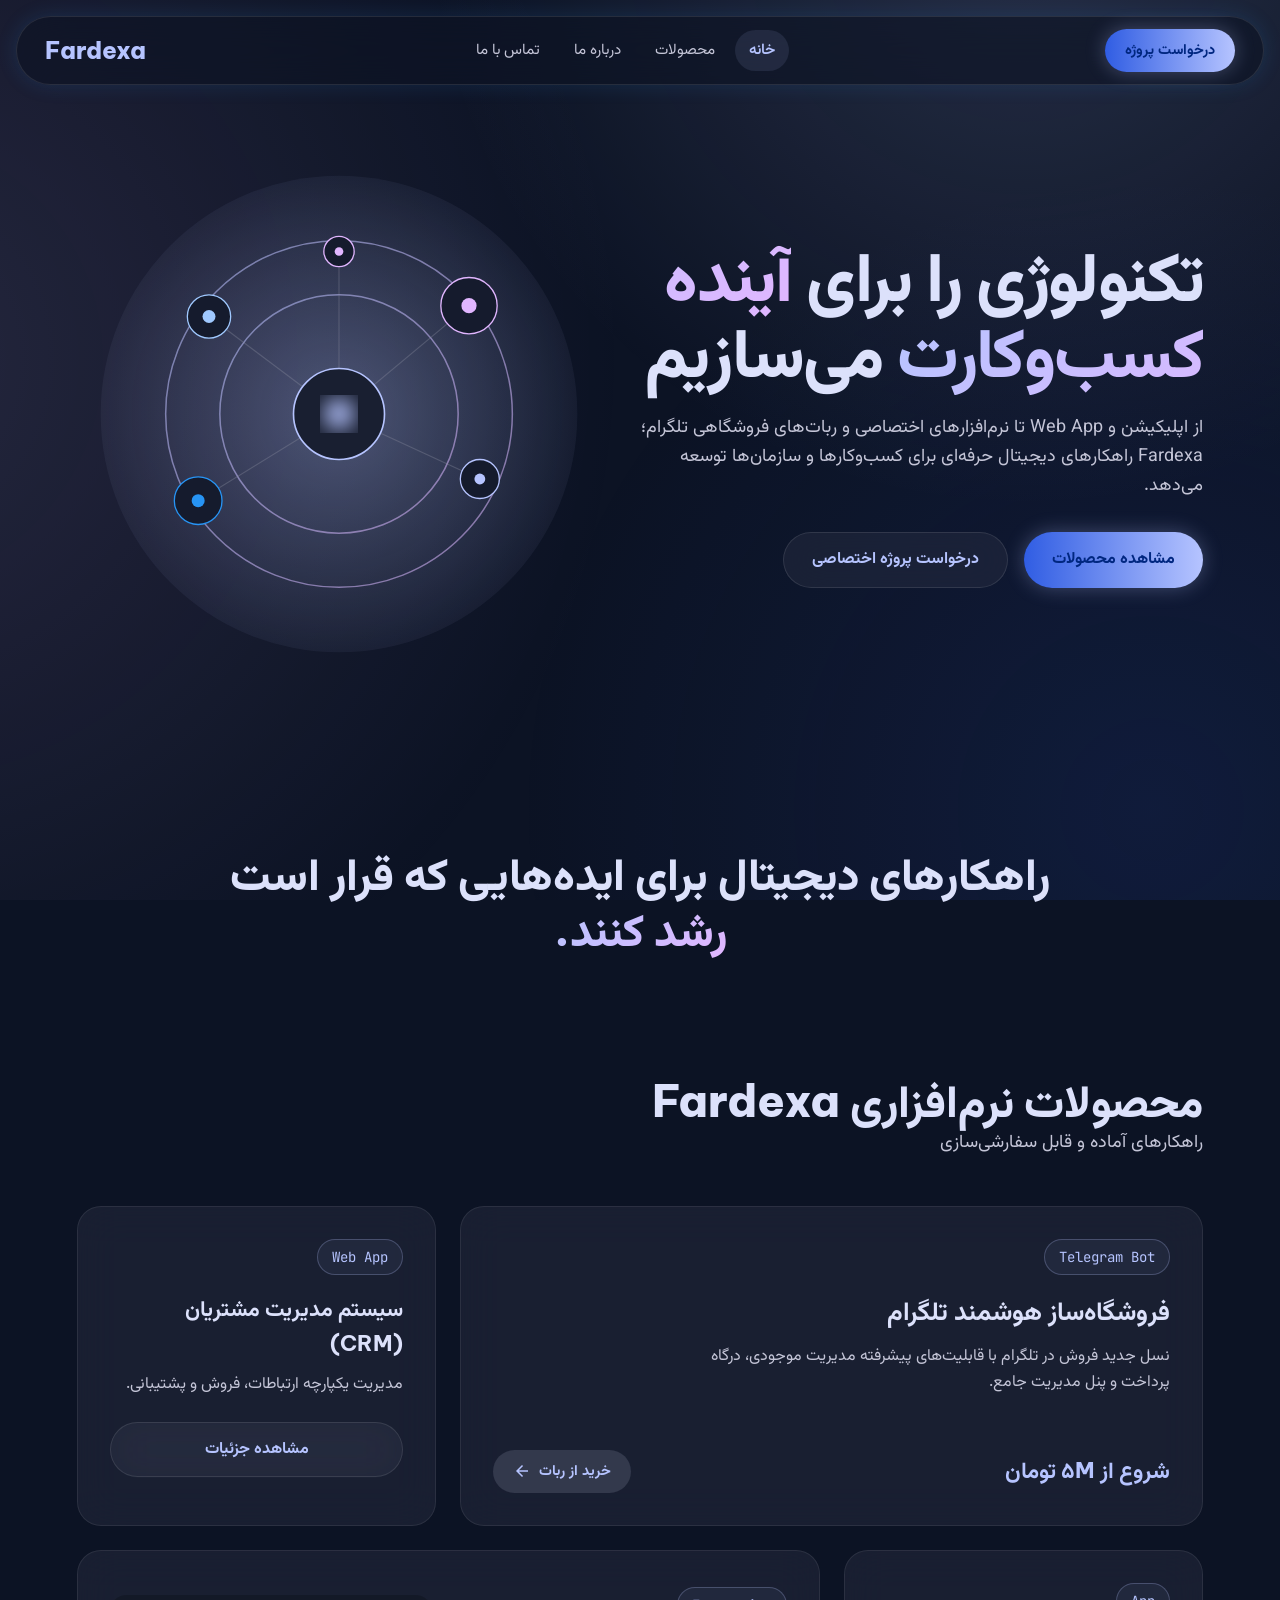
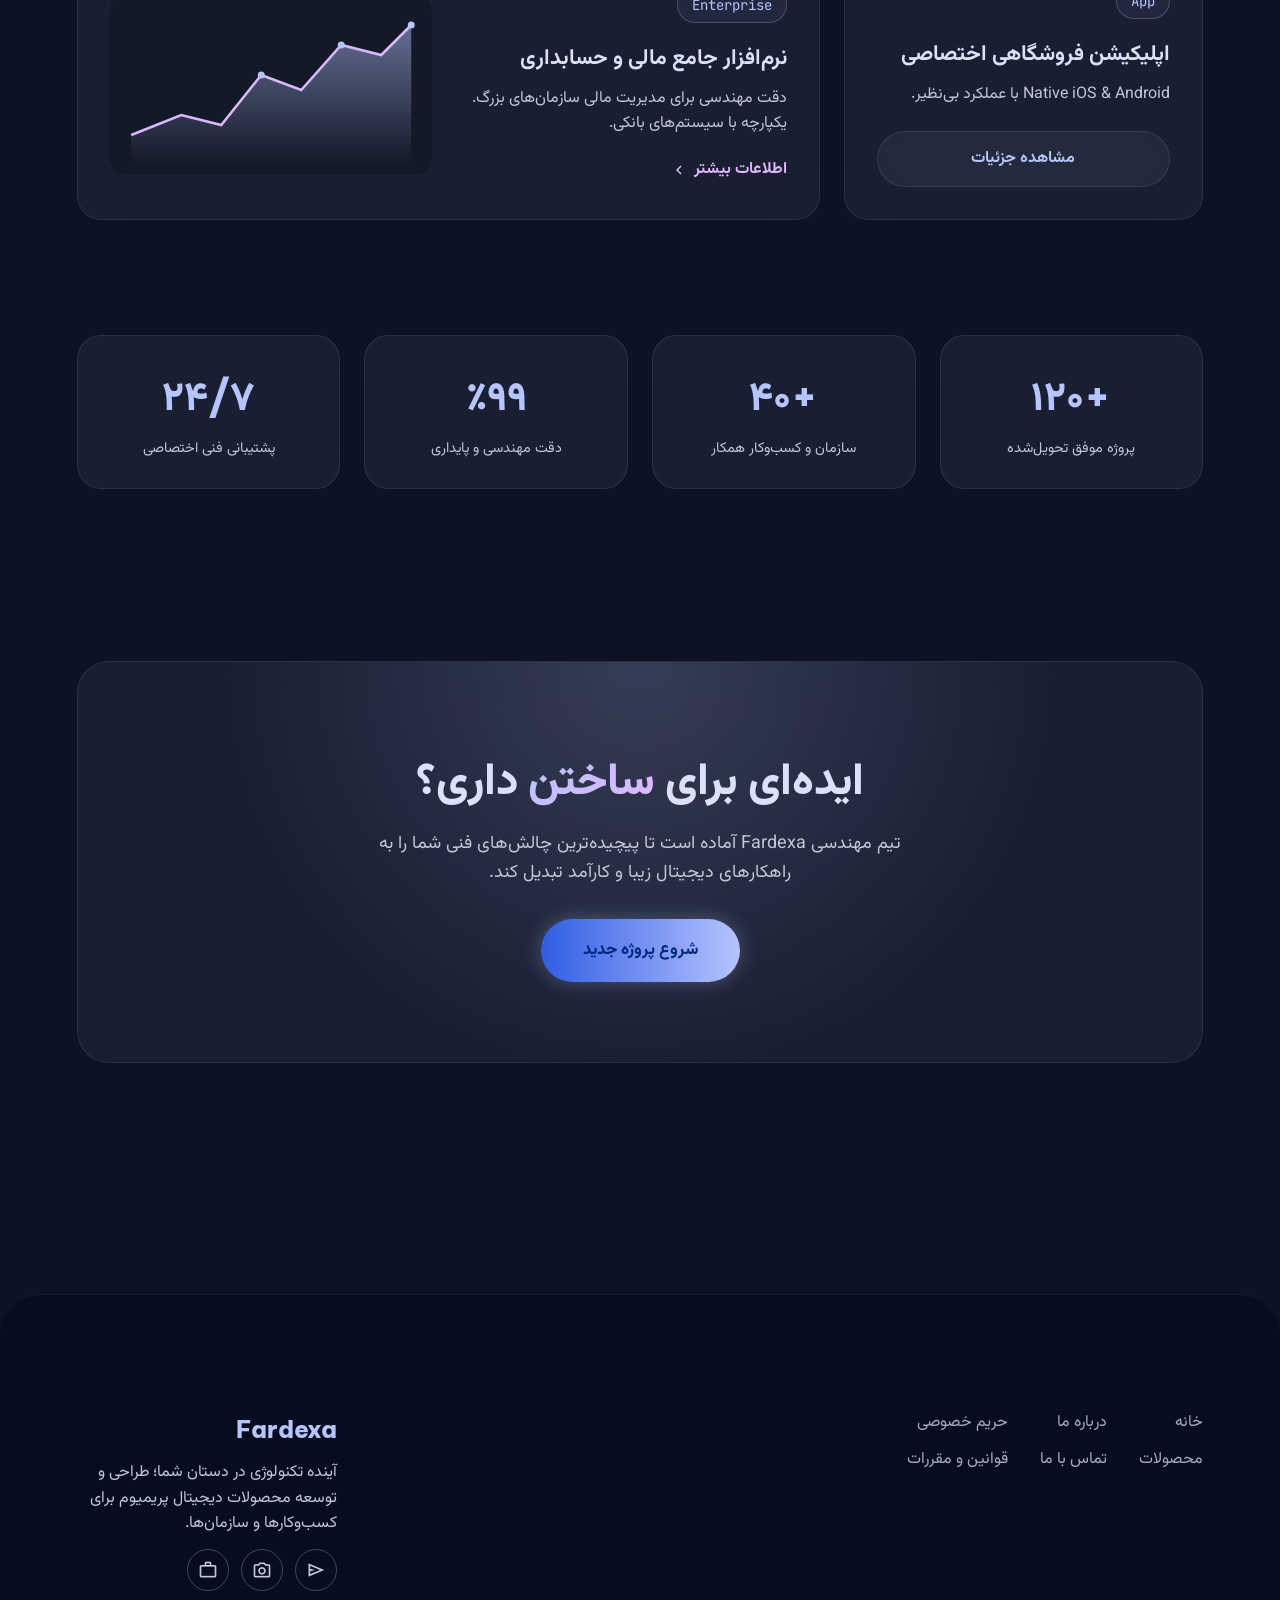
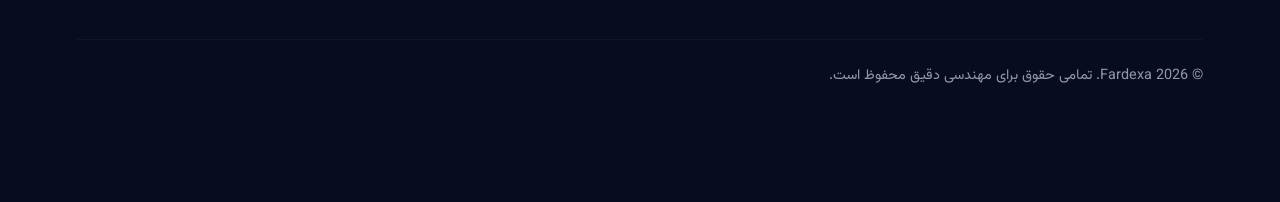
<file: index.html>
<!DOCTYPE html>
<html lang="fa" dir="rtl">
<head>
<meta charset="UTF-8" />
<meta name="viewport" content="width=device-width, initial-scale=1.0" />
<title>Fardexa | فناوری و توسعه نرم‌افزار پریمیوم</title>
<meta name="description" content="Fardexa راهکارهای دیجیتال حرفه‌ای می‌سازد؛ از اپلیکیشن و Web App تا نرم‌افزارهای اختصاصی و ربات‌های فروشگاهی تلگرام." />
<link rel="icon" href="assets/img/favicon.svg" type="image/svg+xml" />
<link rel="stylesheet" href="assets/css/style.css" />
</head>
<body>
<div class="aurora-bg" aria-hidden="true"></div>

<!-- ============ Header ============ -->
<header class="site-header">
  <div class="nav-row">
    <a href="index.html" class="brand">Fardexa</a>
    <nav class="nav-links" aria-label="ناوبری اصلی">
      <a href="index.html" class="active">خانه</a>
      <a href="products.html">محصولات</a>
      <a href="about.html">درباره ما</a>
      <a href="contact.html">تماس با ما</a>
    </nav>
    <div style="display:flex; align-items:center; gap:10px;">
      <a href="contact.html" class="btn btn-primary nav-cta btn-sm">درخواست پروژه</a>
      <button class="nav-toggle" aria-label="باز کردن منو" aria-expanded="false" aria-controls="mobileMenu">
        <span class="material-symbols-outlined">menu</span>
      </button>
    </div>
  </div>
</header>
<nav class="mobile-menu" id="mobileMenu" aria-label="منوی موبایل">
  <a href="index.html" class="active">خانه</a>
  <a href="products.html">محصولات</a>
  <a href="about.html">درباره ما</a>
  <a href="contact.html">تماس با ما</a>
  <a href="contact.html" class="btn btn-primary btn-block">درخواست پروژه اختصاصی</a>
</nav>

<main>
  <!-- ============ Hero ============ -->
  <section class="hero container">
    <div class="hero-grid">
      <div class="hero-copy reveal">
        <h1 class="hero-title">
          تکنولوژی را برای <span class="text-gradient">آینده کسب‌وکارت</span> می‌سازیم
        </h1>
        <p class="muted" style="font-size:var(--fs-body-lg); max-width:44em;">
          از اپلیکیشن و Web App تا نرم‌افزارهای اختصاصی و ربات‌های فروشگاهی تلگرام؛ Fardexa راهکارهای دیجیتال حرفه‌ای برای کسب‌وکارها و سازمان‌ها توسعه می‌دهد.
        </p>
        <div class="hero-actions">
          <a href="products.html" class="btn btn-primary">مشاهده محصولات</a>
          <a href="contact.html" class="btn btn-ghost">درخواست پروژه اختصاصی</a>
        </div>
      </div>
      <div class="hero-visual reveal">
        <div class="orb-frame">
          <svg viewBox="0 0 480 480" xmlns="http://www.w3.org/2000/svg" role="img" aria-label="شبکه‌ای از گره‌های نورانی به هم پیوسته، نمادی از اکوسیستم دیجیتال">
            <defs>
              <radialGradient id="hIdxGlow" cx="50%" cy="50%" r="60%">
                <stop offset="0%" stop-color="#b6c4ff" stop-opacity="0.35"/>
                <stop offset="100%" stop-color="#b6c4ff" stop-opacity="0"/>
              </radialGradient>
              <linearGradient id="hIdxLine" x1="0" y1="0" x2="1" y2="1">
                <stop offset="0%" stop-color="#b6c4ff"/>
                <stop offset="100%" stop-color="#e1b6ff"/>
              </linearGradient>
              <filter id="hIdxBlur"><feGaussianBlur stdDeviation="10"/></filter>
            </defs>
            <circle cx="240" cy="240" r="220" fill="url(#hIdxGlow)"/>
            <g class="spin-slow" stroke="url(#hIdxLine)" stroke-width="1.4" fill="none" opacity="0.55">
              <circle cx="240" cy="240" r="160"/>
              <circle cx="240" cy="240" r="110"/>
            </g>
            <g stroke="#8e90a0" stroke-opacity="0.35" stroke-width="1">
              <line x1="240" y1="240" x2="120" y2="150"/>
              <line x1="240" y1="240" x2="360" y2="140"/>
              <line x1="240" y1="240" x2="370" y2="300"/>
              <line x1="240" y1="240" x2="110" y2="320"/>
              <line x1="240" y1="240" x2="240" y2="90"/>
            </g>
            <circle class="float-med" cx="240" cy="240" r="42" fill="#191f31" stroke="#b6c4ff" stroke-width="1.5"/>
            <circle cx="240" cy="240" r="14" fill="#b6c4ff" filter="url(#hIdxBlur)"/>
            <g class="float-slow">
              <circle cx="120" cy="150" r="20" fill="#151b2d" stroke="#a0c9ff" stroke-width="1.2"/>
              <circle cx="120" cy="150" r="6" fill="#a0c9ff"/>
            </g>
            <g class="float-med">
              <circle cx="360" cy="140" r="26" fill="#151b2d" stroke="#e1b6ff" stroke-width="1.2"/>
              <circle cx="360" cy="140" r="7" fill="#e1b6ff"/>
            </g>
            <g class="float-slow">
              <circle cx="370" cy="300" r="18" fill="#151b2d" stroke="#b6c4ff" stroke-width="1.2"/>
              <circle cx="370" cy="300" r="5" fill="#b6c4ff"/>
            </g>
            <g class="float-med">
              <circle cx="110" cy="320" r="22" fill="#151b2d" stroke="#2794f4" stroke-width="1.2"/>
              <circle cx="110" cy="320" r="6" fill="#2794f4"/>
            </g>
            <g class="float-slow">
              <circle cx="240" cy="90" r="14" fill="#151b2d" stroke="#e1b6ff" stroke-width="1.2"/>
              <circle cx="240" cy="90" r="4" fill="#e1b6ff"/>
            </g>
          </svg>
        </div>
      </div>
    </div>
  </section>

  <!-- ============ Technology statement ============ -->
  <section class="section container text-center reveal">
    <h2 class="section-title" style="max-width:56rem; margin-inline:auto;">
      راهکارهای دیجیتال برای ایده‌هایی که قرار است <span class="text-gradient">رشد کنند.</span>
    </h2>
  </section>

  <!-- ============ Products bento ============ -->
  <section class="section container">
    <div class="section-head align-start reveal">
      <h2 class="section-title">محصولات نرم‌افزاری Fardexa</h2>
      <p class="section-subtitle mt-0">راهکارهای آماده و قابل سفارشی‌سازی</p>
    </div>
    <div class="bento">
      <!-- Featured product -->
      <div class="span-8 glass card reveal" style="min-height:320px;">
        <div style="display:flex; flex-direction:column; justify-content:space-between; height:100%; gap:24px;">
          <div>
            <span class="chip">Telegram Bot</span>
            <h3 style="font-family:var(--font-head); font-size:1.6rem; font-weight:700; margin-top:16px;">فروشگاه‌ساز هوشمند تلگرام</h3>
            <p class="muted" style="margin-top:12px; max-width:30em;">نسل جدید فروش در تلگرام با قابلیت‌های پیشرفته مدیریت موجودی، درگاه پرداخت و پنل مدیریت جامع.</p>
          </div>
          <div style="display:flex; align-items:center; justify-content:space-between; flex-wrap:wrap; gap:16px;">
            <span style="font-family:var(--font-head); font-size:1.4rem; font-weight:700; color:var(--c-primary);">شروع از ۵M تومان</span>
            <a href="https://t.me/FardexaBot" target="_blank" rel="noopener" class="btn btn-surface btn-sm">
              خرید از ربات <span class="material-symbols-outlined" style="font-size:18px;">arrow_back</span>
            </a>
          </div>
        </div>
      </div>
      <!-- Product 2 -->
      <div class="span-4 glass card reveal">
        <span class="chip">Web App</span>
        <h3 style="font-family:var(--font-head); font-size:1.35rem; font-weight:700; margin-top:16px;">سیستم مدیریت مشتریان (CRM)</h3>
        <p class="muted" style="margin-top:12px;">مدیریت یکپارچه ارتباطات، فروش و پشتیبانی.</p>
        <a href="products.html" class="btn btn-ghost btn-block" style="margin-top:24px;">مشاهده جزئیات</a>
      </div>
      <!-- Product 3 -->
      <div class="span-4 glass card reveal">
        <span class="chip">App</span>
        <h3 style="font-family:var(--font-head); font-size:1.35rem; font-weight:700; margin-top:16px;">اپلیکیشن فروشگاهی اختصاصی</h3>
        <p class="muted" style="margin-top:12px;">Native iOS &amp; Android با عملکرد بی‌نظیر.</p>
        <a href="products.html" class="btn btn-ghost btn-block" style="margin-top:24px;">مشاهده جزئیات</a>
      </div>
      <!-- Product 4 -->
      <div class="span-8 glass card reveal" style="display:flex; flex-wrap:wrap; align-items:center; gap:32px;">
        <div style="flex:1; min-width:240px;">
          <span class="chip">Enterprise</span>
          <h3 style="font-family:var(--font-head); font-size:1.35rem; font-weight:700; margin-top:16px;">نرم‌افزار جامع مالی و حسابداری</h3>
          <p class="muted" style="margin-top:12px;">دقت مهندسی برای مدیریت مالی سازمان‌های بزرگ. یکپارچه با سیستم‌های بانکی.</p>
          <a href="products.html" class="btn btn-text" style="margin-top:20px;">
            اطلاعات بیشتر <span class="material-symbols-outlined" style="font-size:18px;">chevron_left</span>
          </a>
        </div>
        <div style="flex:1; min-width:220px; height:180px; border-radius:var(--r-lg); overflow:hidden; background:rgba(0,0,0,.2);">
          <svg viewBox="0 0 300 180" width="100%" height="100%" role="img" aria-label="نمودار داده مالی">
            <defs>
              <linearGradient id="hIdxChart" x1="0" y1="0" x2="0" y2="1">
                <stop offset="0%" stop-color="#b6c4ff" stop-opacity="0.5"/>
                <stop offset="100%" stop-color="#b6c4ff" stop-opacity="0"/>
              </linearGradient>
            </defs>
            <polyline points="10,140 60,120 100,130 140,80 180,95 220,50 260,60 290,30" fill="none" stroke="#e1b6ff" stroke-width="2.5"/>
            <polygon points="10,140 60,120 100,130 140,80 180,95 220,50 260,60 290,30 290,170 10,170" fill="url(#hIdxChart)"/>
            <g fill="#b6c4ff">
              <circle cx="140" cy="80" r="3.5"/>
              <circle cx="220" cy="50" r="3.5"/>
              <circle cx="290" cy="30" r="3.5"/>
            </g>
          </svg>
        </div>
      </div>
    </div>
  </section>

  <!-- ============ Stats ============ -->
  <section class="section container">
    <div class="stats-grid">
      <div class="stat-card glass card reveal">
        <div class="stat-number">+۱۲۰</div>
        <div class="stat-label">پروژه موفق تحویل‌شده</div>
      </div>
      <div class="stat-card glass card reveal">
        <div class="stat-number">+۴۰</div>
        <div class="stat-label">سازمان و کسب‌وکار همکار</div>
      </div>
      <div class="stat-card glass card reveal">
        <div class="stat-number">٪۹۹</div>
        <div class="stat-label">دقت مهندسی و پایداری</div>
      </div>
      <div class="stat-card glass card reveal">
        <div class="stat-number">۲۴/۷</div>
        <div class="stat-label">پشتیبانی فنی اختصاصی</div>
      </div>
    </div>
  </section>

  <!-- ============ Final CTA ============ -->
  <section class="container section-lg">
    <div class="cta-band glass reveal">
      <h2>ایده‌ای برای <span class="text-gradient">ساختن</span> داری؟</h2>
      <p>تیم مهندسی Fardexa آماده است تا پیچیده‌ترین چالش‌های فنی شما را به راهکارهای دیجیتال زیبا و کارآمد تبدیل کند.</p>
      <a href="contact.html" class="btn btn-primary" style="padding:18px 42px; font-size:1.05rem;">شروع پروژه جدید</a>
    </div>
  </section>
</main>

<!-- ============ Footer ============ -->
<footer class="site-footer">
  <div class="container">
    <div class="footer-grid">
      <div class="footer-brand reveal">
        <div class="brand">Fardexa</div>
        <p>آینده تکنولوژی در دستان شما؛ طراحی و توسعه محصولات دیجیتال پریمیوم برای کسب‌وکارها و سازمان‌ها.</p>
        <div class="social-row">
          <a class="social-btn" href="https://t.me/FardexaBot" target="_blank" rel="noopener" aria-label="تلگرام Fardexa"><span class="material-symbols-outlined" style="font-size:20px">send</span></a>
          <a class="social-btn" href="#" aria-label="اینستاگرام Fardexa"><span class="material-symbols-outlined" style="font-size:20px">photo_camera</span></a>
          <a class="social-btn" href="#" aria-label="لینکدین Fardexa"><span class="material-symbols-outlined" style="font-size:20px">work</span></a>
        </div>
      </div>
      <div class="footer-links reveal">
        <div class="footer-col">
          <a href="index.html">خانه</a>
          <a href="products.html">محصولات</a>
        </div>
        <div class="footer-col">
          <a href="about.html">درباره ما</a>
          <a href="contact.html">تماس با ما</a>
        </div>
        <div class="footer-col">
          <a href="contact.html">حریم خصوصی</a>
          <a href="contact.html">قوانین و مقررات</a>
        </div>
      </div>
    </div>
    <div class="footer-bottom">© <span class="js-year"></span> Fardexa. تمامی حقوق برای مهندسی دقیق محفوظ است.</div>
  </div>
</footer>

<script src="assets/js/main.js"></script>
</body>
</html>
</file>
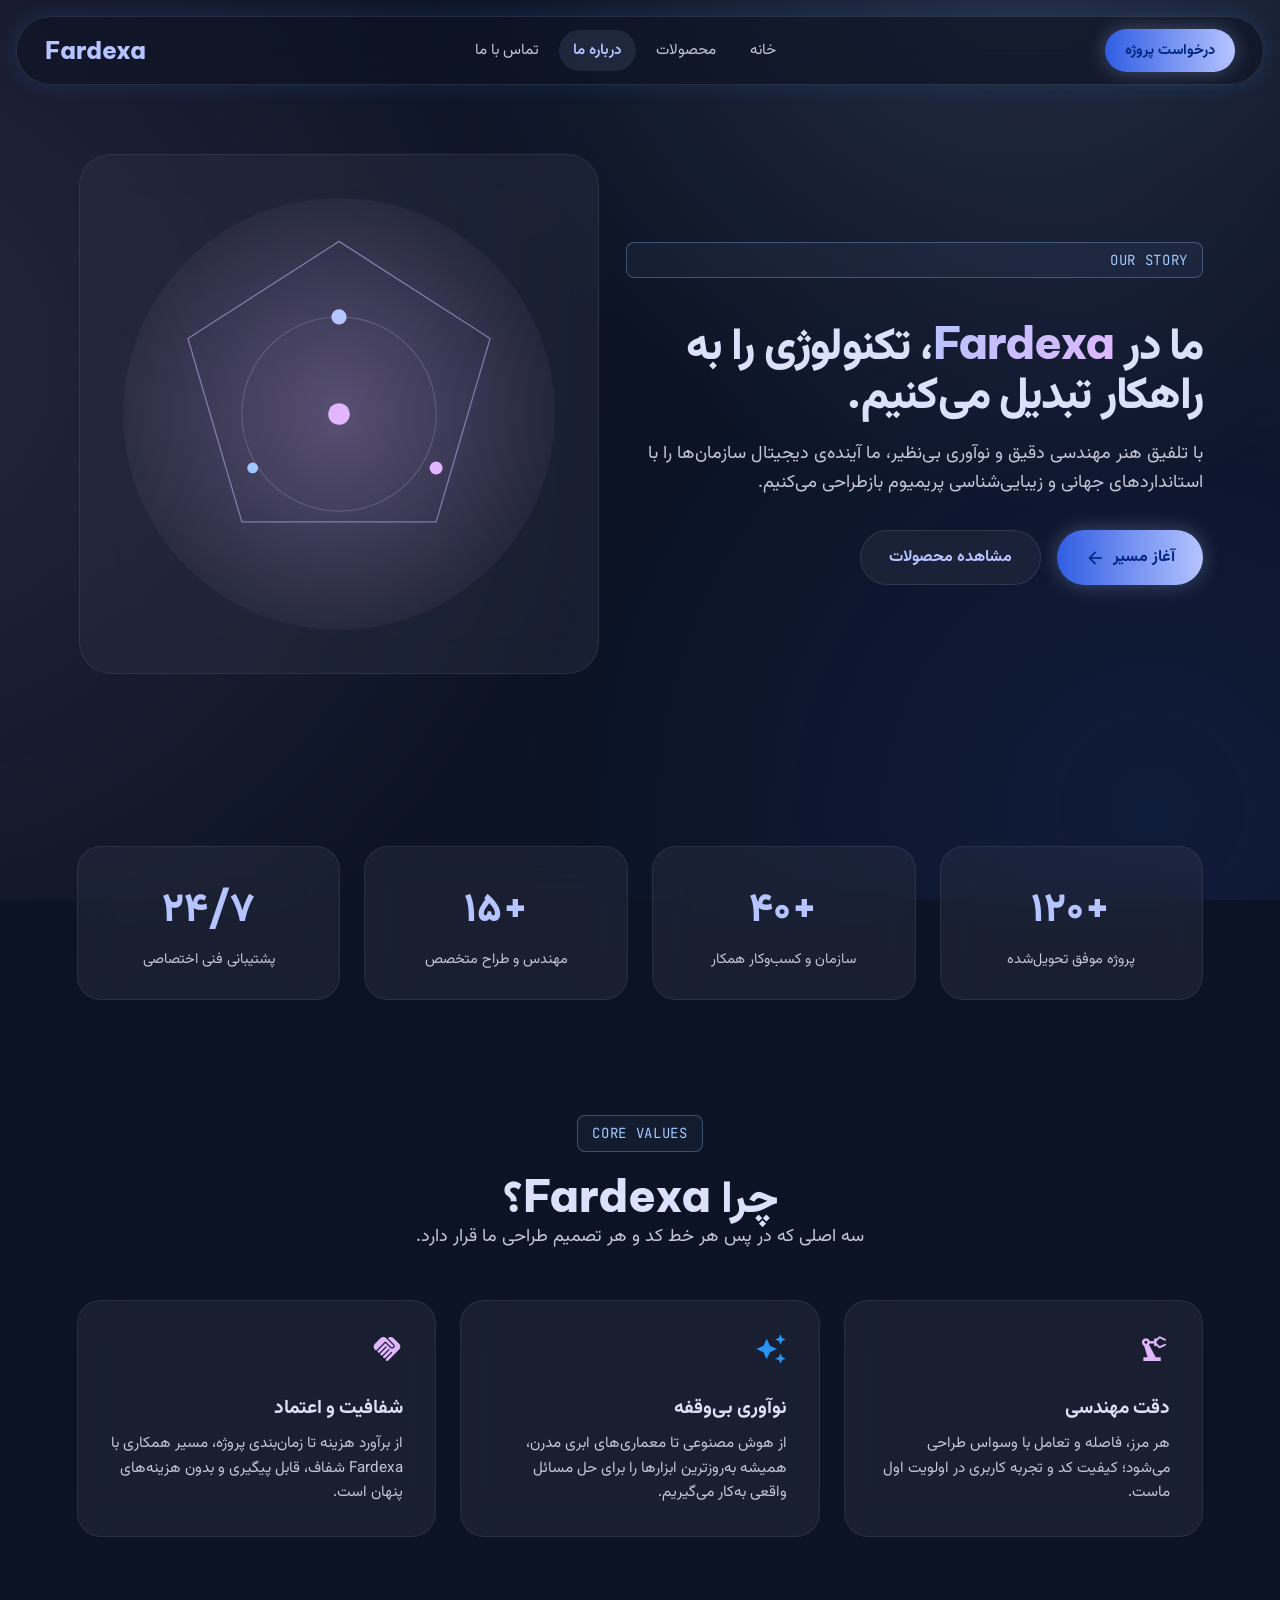
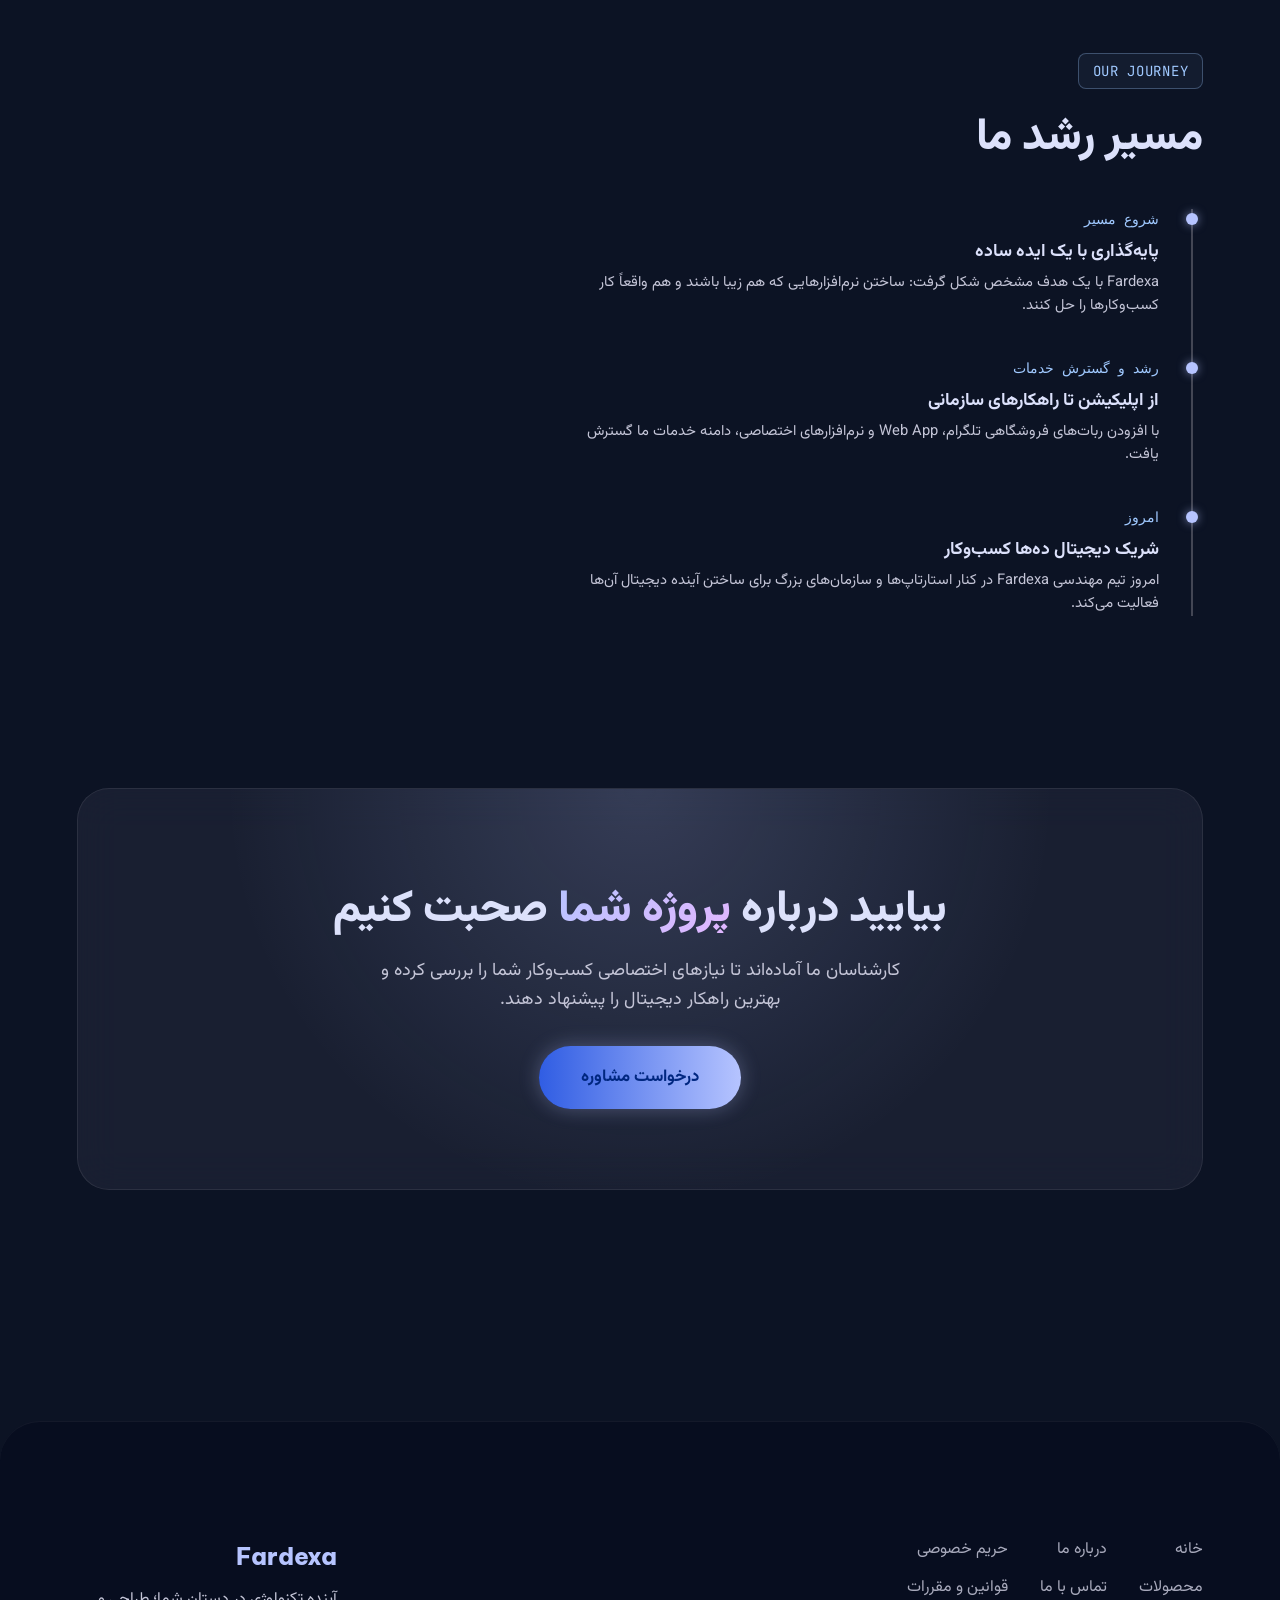
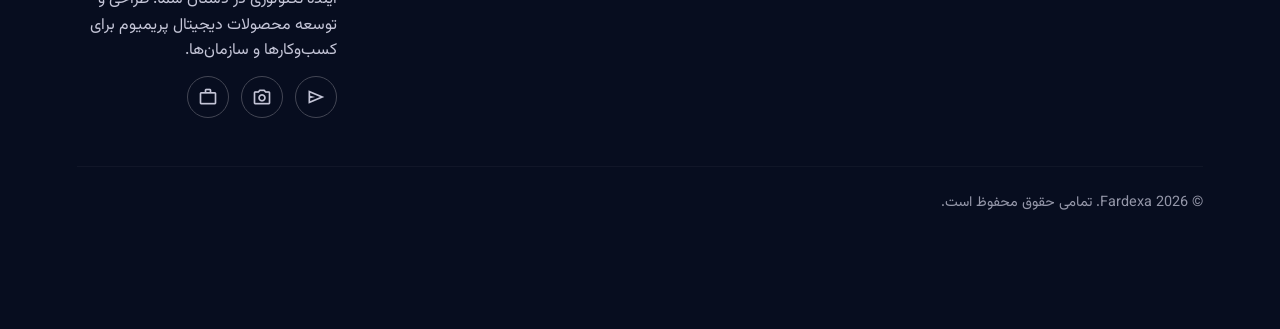
<file: about.html>
<!DOCTYPE html>
<html lang="fa" dir="rtl">
<head>
<meta charset="UTF-8" />
<meta name="viewport" content="width=device-width, initial-scale=1.0" />
<title>درباره ما | Fardexa</title>
<meta name="description" content="Fardexa تکنولوژی را به راهکار تبدیل می‌کند؛ آشنایی با مأموریت، ارزش‌ها و مسیر رشد تیم مهندسی Fardexa." />
<link rel="icon" href="assets/img/favicon.svg" type="image/svg+xml" />
<link rel="stylesheet" href="assets/css/style.css" />
</head>
<body>
<div class="aurora-bg" aria-hidden="true"></div>

<!-- ============ Header ============ -->
<header class="site-header">
  <div class="nav-row">
    <a href="index.html" class="brand">Fardexa</a>
    <nav class="nav-links" aria-label="ناوبری اصلی">
      <a href="index.html">خانه</a>
      <a href="products.html">محصولات</a>
      <a href="about.html" class="active">درباره ما</a>
      <a href="contact.html">تماس با ما</a>
    </nav>
    <div style="display:flex; align-items:center; gap:10px;">
      <a href="contact.html" class="btn btn-primary nav-cta btn-sm">درخواست پروژه</a>
      <button class="nav-toggle" aria-label="باز کردن منو" aria-expanded="false" aria-controls="mobileMenu">
        <span class="material-symbols-outlined">menu</span>
      </button>
    </div>
  </div>
</header>
<nav class="mobile-menu" id="mobileMenu" aria-label="منوی موبایل">
  <a href="index.html">خانه</a>
  <a href="products.html">محصولات</a>
  <a href="about.html" class="active">درباره ما</a>
  <a href="contact.html">تماس با ما</a>
  <a href="contact.html" class="btn btn-primary btn-block">درخواست پروژه اختصاصی</a>
</nav>

<main>
  <!-- ============ Hero ============ -->
  <section class="hero container">
    <div class="hero-grid">
      <div class="hero-copy reveal">
        <span class="section-eyebrow">OUR STORY</span>
        <h1 class="hero-title" style="font-size:var(--fs-headline-xl);">
          ما در <span class="text-gradient">Fardexa</span>، تکنولوژی را به راهکار تبدیل می‌کنیم.
        </h1>
        <p class="muted" style="font-size:var(--fs-body-lg); max-width:44em;">
          با تلفیق هنر مهندسی دقیق و نوآوری بی‌نظیر، ما آینده‌ی دیجیتال سازمان‌ها را با استانداردهای جهانی و زیبایی‌شناسی پریمیوم بازطراحی می‌کنیم.
        </p>
        <div class="hero-actions">
          <a href="contact.html" class="btn btn-primary">
            آغاز مسیر <span class="material-symbols-outlined" style="font-size:20px;">arrow_back</span>
          </a>
          <a href="products.html" class="btn btn-ghost">مشاهده محصولات</a>
        </div>
      </div>
      <div class="hero-visual reveal">
        <div class="orb-frame glass" style="border-radius:var(--r-2xl);">
          <svg viewBox="0 0 480 480" xmlns="http://www.w3.org/2000/svg" role="img" aria-label="تصویرسازی انتزاعی از شبکه داده‌های نورانی">
            <defs>
              <radialGradient id="hAboutGlow" cx="50%" cy="50%" r="60%">
                <stop offset="0%" stop-color="#e1b6ff" stop-opacity="0.3"/>
                <stop offset="100%" stop-color="#e1b6ff" stop-opacity="0"/>
              </radialGradient>
              <linearGradient id="hAboutLine" x1="0" y1="0" x2="1" y2="1">
                <stop offset="0%" stop-color="#e1b6ff"/>
                <stop offset="100%" stop-color="#b6c4ff"/>
              </linearGradient>
            </defs>
            <circle cx="240" cy="240" r="200" fill="url(#hAboutGlow)"/>
            <g class="spin-slow" stroke="url(#hAboutLine)" stroke-width="1.2" fill="none" opacity="0.5">
              <polygon points="240,80 380,170 330,340 150,340 100,170"/>
            </g>
            <g class="float-slow" stroke="#8e90a0" stroke-opacity="0.4" fill="none">
              <circle cx="240" cy="240" r="90"/>
            </g>
            <g fill="#dce1fb">
              <circle class="float-med" cx="240" cy="150" r="7" fill="#b6c4ff"/>
              <circle class="float-slow" cx="330" cy="290" r="6" fill="#e1b6ff"/>
              <circle class="float-med" cx="160" cy="290" r="5" fill="#a0c9ff"/>
              <circle class="float-slow" cx="240" cy="240" r="10" fill="#e1b6ff"/>
            </g>
          </svg>
        </div>
      </div>
    </div>
  </section>

  <!-- ============ Stats ============ -->
  <section class="container section">
    <div class="stats-grid">
      <div class="stat-card glass card reveal">
        <div class="stat-number">+۱۲۰</div>
        <div class="stat-label">پروژه موفق تحویل‌شده</div>
      </div>
      <div class="stat-card glass card reveal">
        <div class="stat-number">+۴۰</div>
        <div class="stat-label">سازمان و کسب‌وکار همکار</div>
      </div>
      <div class="stat-card glass card reveal">
        <div class="stat-number">+۱۵</div>
        <div class="stat-label">مهندس و طراح متخصص</div>
      </div>
      <div class="stat-card glass card reveal">
        <div class="stat-number">۲۴/۷</div>
        <div class="stat-label">پشتیبانی فنی اختصاصی</div>
      </div>
    </div>
  </section>

  <!-- ============ Values ============ -->
  <section class="container section">
    <div class="section-head reveal">
      <span class="section-eyebrow">CORE VALUES</span>
      <h2 class="section-title">چرا Fardexa؟</h2>
      <p class="section-subtitle mt-0" style="margin-inline:auto;">سه اصلی که در پس هر خط کد و هر تصمیم طراحی ما قرار دارد.</p>
    </div>
    <div class="value-grid">
      <div class="value-card glass card reveal">
        <span class="material-symbols-outlined" style="font-variation-settings: 'FILL' 1;">precision_manufacturing</span>
        <h3>دقت مهندسی</h3>
        <p>هر مرز، فاصله و تعامل با وسواس طراحی می‌شود؛ کیفیت کد و تجربه کاربری در اولویت اول ماست.</p>
      </div>
      <div class="value-card glass card reveal">
        <span class="material-symbols-outlined" style="font-variation-settings: 'FILL' 1; color:var(--c-secondary-container);">auto_awesome</span>
        <h3>نوآوری بی‌وقفه</h3>
        <p>از هوش مصنوعی تا معماری‌های ابری مدرن، همیشه به‌روزترین ابزارها را برای حل مسائل واقعی به‌کار می‌گیریم.</p>
      </div>
      <div class="value-card glass card reveal">
        <span class="material-symbols-outlined" style="font-variation-settings: 'FILL' 1; color:var(--c-tertiary);">handshake</span>
        <h3>شفافیت و اعتماد</h3>
        <p>از برآورد هزینه تا زمان‌بندی پروژه، مسیر همکاری با Fardexa شفاف، قابل پیگیری و بدون هزینه‌های پنهان است.</p>
      </div>
    </div>
  </section>

  <!-- ============ Journey / timeline ============ -->
  <section class="container section">
    <div class="section-head align-start reveal">
      <span class="section-eyebrow">OUR JOURNEY</span>
      <h2 class="section-title">مسیر رشد ما</h2>
    </div>
    <div class="timeline reveal" style="max-width:640px;">
      <div class="timeline-item">
        <div class="timeline-year">شروع مسیر</div>
        <h3>پایه‌گذاری با یک ایده ساده</h3>
        <p>Fardexa با یک هدف مشخص شکل گرفت: ساختن نرم‌افزارهایی که هم زیبا باشند و هم واقعاً کار کسب‌وکارها را حل کنند.</p>
      </div>
      <div class="timeline-item">
        <div class="timeline-year">رشد و گسترش خدمات</div>
        <h3>از اپلیکیشن تا راهکارهای سازمانی</h3>
        <p>با افزودن ربات‌های فروشگاهی تلگرام، Web App و نرم‌افزارهای اختصاصی، دامنه خدمات ما گسترش یافت.</p>
      </div>
      <div class="timeline-item">
        <div class="timeline-year">امروز</div>
        <h3>شریک دیجیتال ده‌ها کسب‌وکار</h3>
        <p>امروز تیم مهندسی Fardexa در کنار استارتاپ‌ها و سازمان‌های بزرگ برای ساختن آینده دیجیتال آن‌ها فعالیت می‌کند.</p>
      </div>
    </div>
  </section>

  <!-- ============ CTA ============ -->
  <section class="container section-lg">
    <div class="cta-band glass reveal">
      <h2>بیایید درباره <span class="text-gradient">پروژه شما</span> صحبت کنیم</h2>
      <p>کارشناسان ما آماده‌اند تا نیازهای اختصاصی کسب‌وکار شما را بررسی کرده و بهترین راهکار دیجیتال را پیشنهاد دهند.</p>
      <a href="contact.html" class="btn btn-primary" style="padding:18px 42px; font-size:1.05rem;">درخواست مشاوره</a>
    </div>
  </section>
</main>

<!-- ============ Footer ============ -->
<footer class="site-footer">
  <div class="container">
    <div class="footer-grid">
      <div class="footer-brand reveal">
        <div class="brand">Fardexa</div>
        <p>آینده تکنولوژی در دستان شما؛ طراحی و توسعه محصولات دیجیتال پریمیوم برای کسب‌وکارها و سازمان‌ها.</p>
        <div class="social-row">
          <a class="social-btn" href="https://t.me/FardexaBot" target="_blank" rel="noopener" aria-label="تلگرام Fardexa"><span class="material-symbols-outlined" style="font-size:20px">send</span></a>
          <a class="social-btn" href="#" aria-label="اینستاگرام Fardexa"><span class="material-symbols-outlined" style="font-size:20px">photo_camera</span></a>
          <a class="social-btn" href="#" aria-label="لینکدین Fardexa"><span class="material-symbols-outlined" style="font-size:20px">work</span></a>
        </div>
      </div>
      <div class="footer-links reveal">
        <div class="footer-col">
          <a href="index.html">خانه</a>
          <a href="products.html">محصولات</a>
        </div>
        <div class="footer-col">
          <a href="about.html">درباره ما</a>
          <a href="contact.html">تماس با ما</a>
        </div>
        <div class="footer-col">
          <a href="contact.html">حریم خصوصی</a>
          <a href="contact.html">قوانین و مقررات</a>
        </div>
      </div>
    </div>
    <div class="footer-bottom">© <span class="js-year"></span> Fardexa. تمامی حقوق محفوظ است.</div>
  </div>
</footer>

<script src="assets/js/main.js"></script>
</body>
</html>
</file>
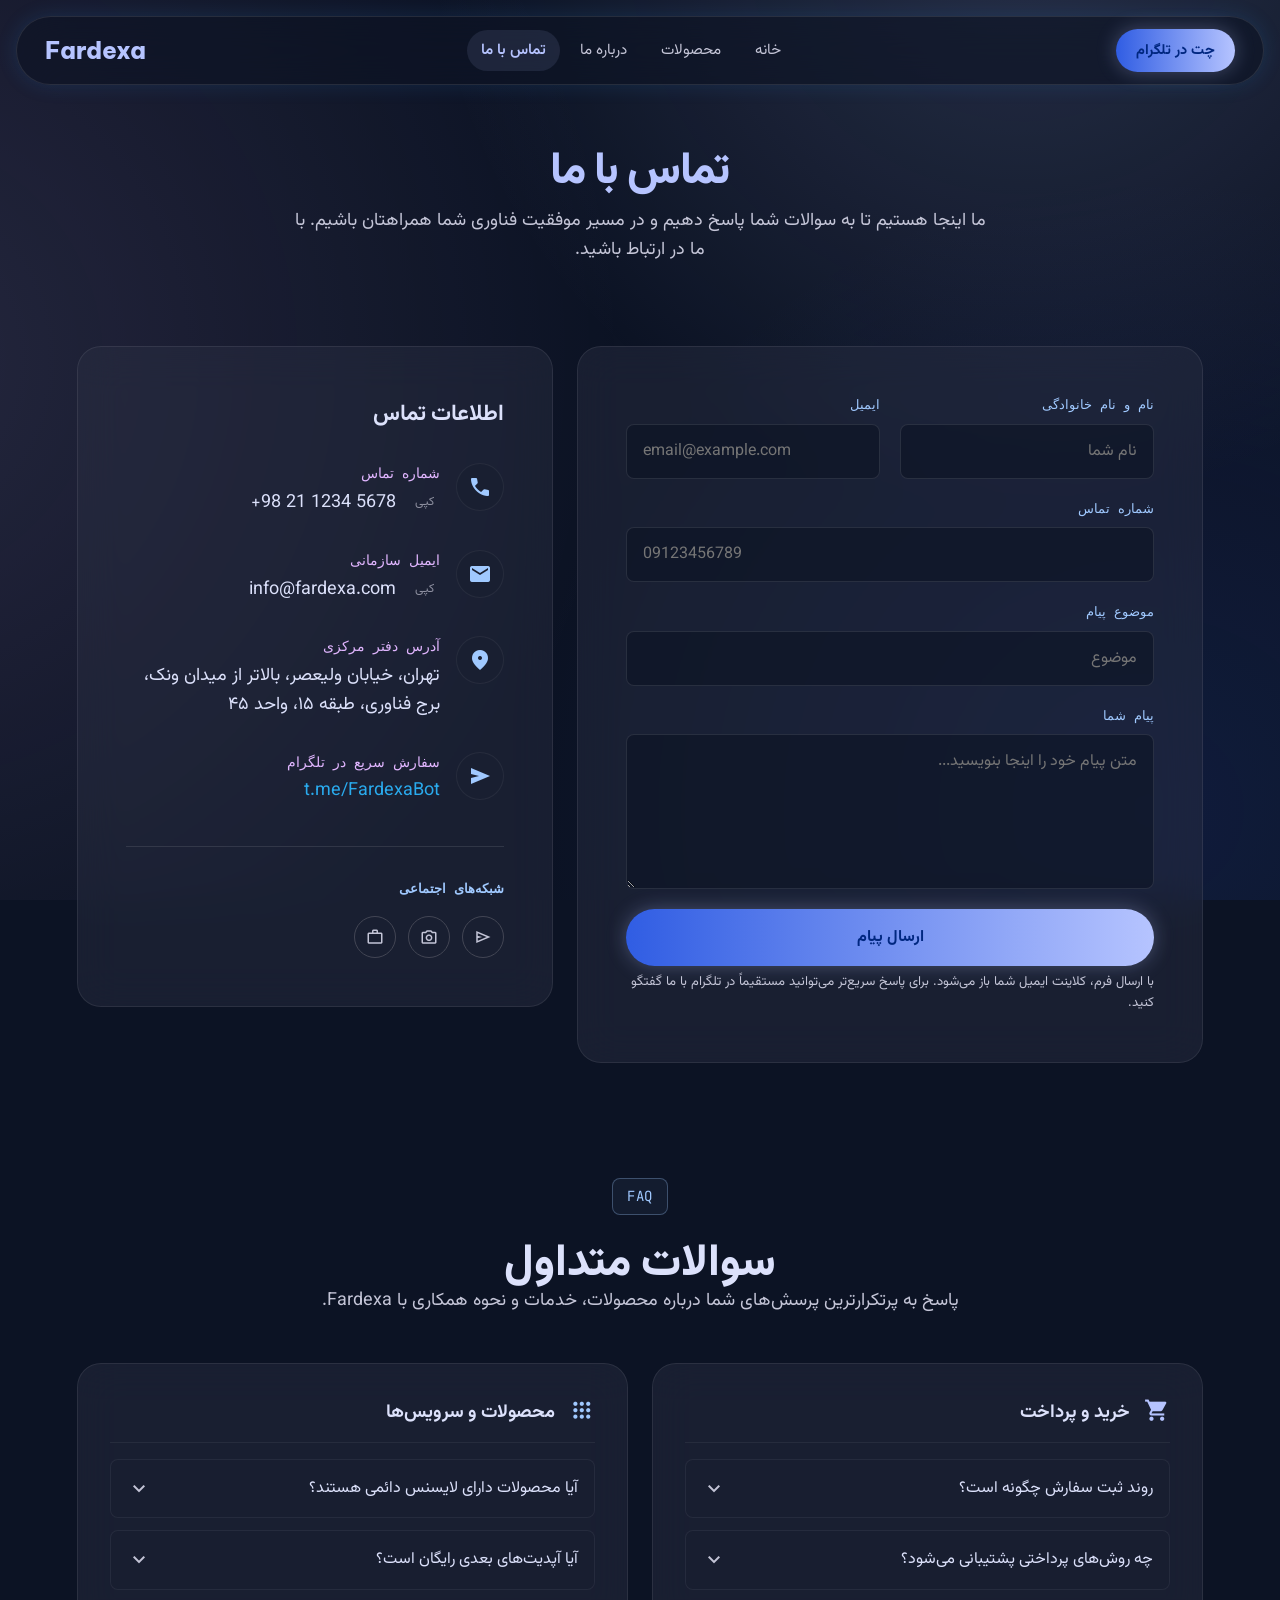
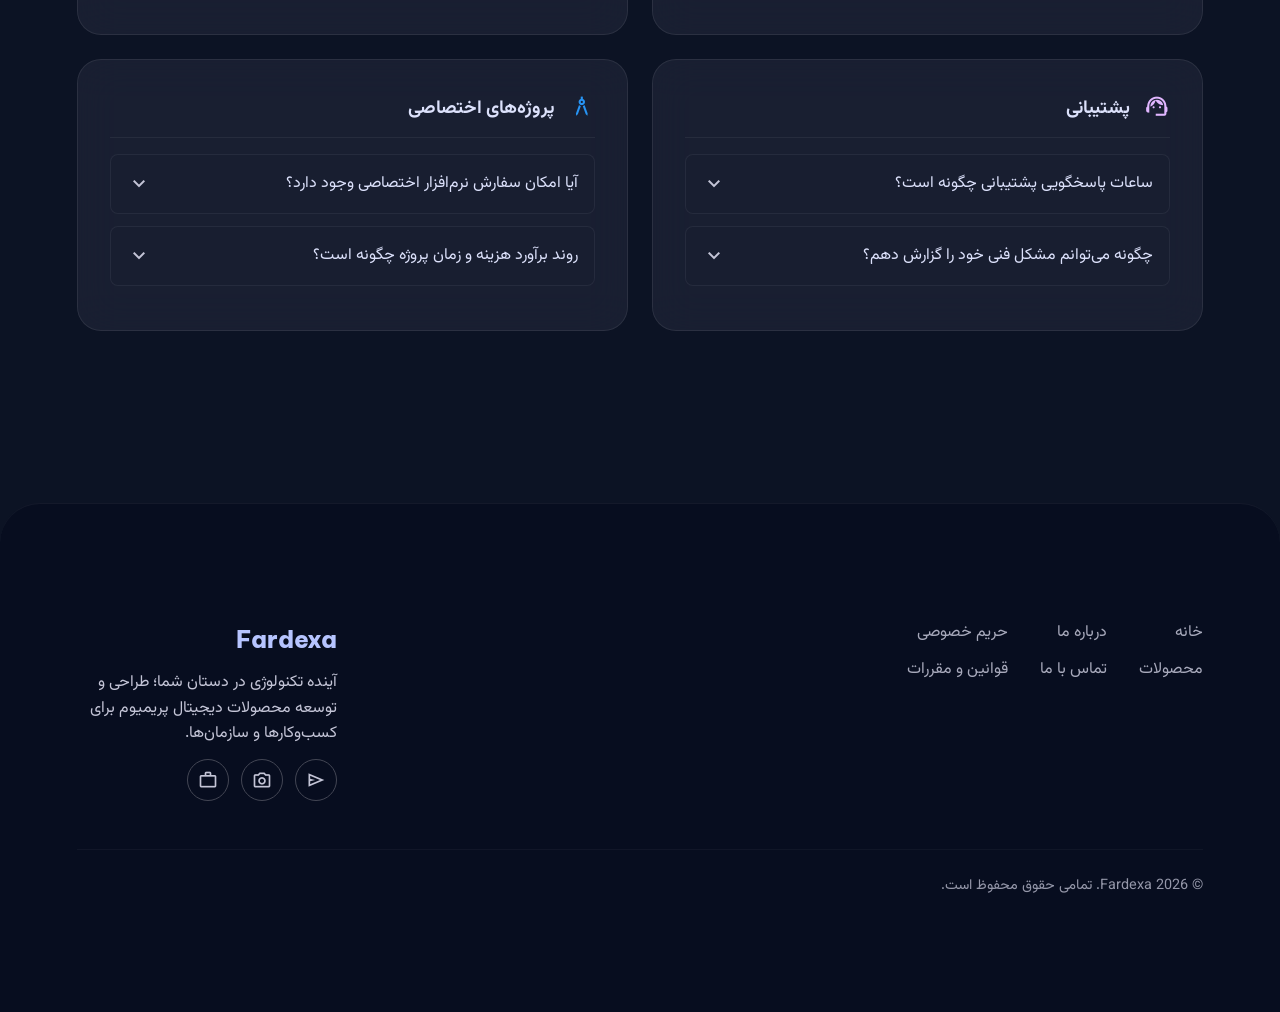
<file: contact.html>
<!DOCTYPE html>
<html lang="fa" dir="rtl">
<head>
<meta charset="UTF-8" />
<meta name="viewport" content="width=device-width, initial-scale=1.0" />
<title>تماس با ما | Fardexa</title>
<meta name="description" content="با تیم Fardexa در ارتباط باشید؛ فرم تماس، اطلاعات دفتر مرکزی، شبکه‌های اجتماعی و پاسخ سوالات متداول." />
<link rel="icon" href="assets/img/favicon.svg" type="image/svg+xml" />
<link rel="stylesheet" href="assets/css/style.css" />
</head>
<body>
<div class="aurora-bg" aria-hidden="true"></div>

<!-- ============ Header ============ -->
<header class="site-header">
  <div class="nav-row">
    <a href="index.html" class="brand">Fardexa</a>
    <nav class="nav-links" aria-label="ناوبری اصلی">
      <a href="index.html">خانه</a>
      <a href="products.html">محصولات</a>
      <a href="about.html">درباره ما</a>
      <a href="contact.html" class="active">تماس با ما</a>
    </nav>
    <div style="display:flex; align-items:center; gap:10px;">
      <a href="https://t.me/FardexaBot" target="_blank" rel="noopener" class="btn btn-primary nav-cta btn-sm">چت در تلگرام</a>
      <button class="nav-toggle" aria-label="باز کردن منو" aria-expanded="false" aria-controls="mobileMenu">
        <span class="material-symbols-outlined">menu</span>
      </button>
    </div>
  </div>
</header>
<nav class="mobile-menu" id="mobileMenu" aria-label="منوی موبایل">
  <a href="index.html">خانه</a>
  <a href="products.html">محصولات</a>
  <a href="about.html">درباره ما</a>
  <a href="contact.html" class="active">تماس با ما</a>
  <a href="https://t.me/FardexaBot" target="_blank" rel="noopener" class="btn btn-primary btn-block">چت در تلگرام</a>
</nav>

<main class="container" style="padding-top:calc(96px + var(--section-gap) * .4);">
  <!-- ============ Hero ============ -->
  <section class="text-center reveal" style="max-width:44rem; margin-inline:auto; margin-bottom:var(--gutter);">
    <h1 class="hero-title" style="font-size:var(--fs-headline-xl); color:var(--c-primary);">تماس با ما</h1>
    <p class="muted" style="font-size:var(--fs-body-lg); margin-top:16px;">
      ما اینجا هستیم تا به سوالات شما پاسخ دهیم و در مسیر موفقیت فناوری شما همراهتان باشیم. با ما در ارتباط باشید.
    </p>
  </section>

  <!-- ============ Form + info ============ -->
  <section class="form-grid section">
    <!-- Contact form -->
    <div class="form-panel glass card reveal">
      <form class="js-contact-form" novalidate>
        <div class="field-row">
          <div class="field">
            <label for="name">نام و نام خانوادگی</label>
            <input type="text" id="name" name="name" placeholder="نام شما" required />
          </div>
          <div class="field">
            <label for="email">ایمیل</label>
            <input type="email" id="email" name="email" placeholder="email@example.com" dir="ltr" required />
          </div>
        </div>
        <div class="field">
          <label for="phone">شماره تماس</label>
          <input type="tel" id="phone" name="phone" placeholder="09123456789" dir="ltr" />
        </div>
        <div class="field">
          <label for="subject">موضوع پیام</label>
          <input type="text" id="subject" name="subject" placeholder="موضوع" />
        </div>
        <div class="field">
          <label for="message">پیام شما</label>
          <textarea id="message" name="message" rows="5" placeholder="متن پیام خود را اینجا بنویسید..." required></textarea>
        </div>
        <button type="submit" class="btn btn-primary btn-block glow-btn" style="padding:16px;">ارسال پیام</button>
        <p class="form-note">با ارسال فرم، کلاینت ایمیل شما باز می‌شود. برای پاسخ سریع‌تر می‌توانید مستقیماً در تلگرام با ما گفتگو کنید.</p>
        <div class="form-status" role="status" aria-live="polite"></div>
      </form>
    </div>

    <!-- Contact info -->
    <div class="info-panel glass card reveal">
      <h2 style="font-family:var(--font-head); font-size:1.4rem; margin-bottom:32px;">اطلاعات تماس</h2>
      <div style="display:flex; flex-direction:column; gap:32px;">
        <div class="info-item">
          <div class="info-icon"><span class="material-symbols-outlined" style="font-variation-settings:'FILL' 1;">call</span></div>
          <div>
            <h3>شماره تماس</h3>
            <p dir="ltr">+98 21 1234 5678
              <button type="button" class="copy-btn" data-copy="+982112345678">کپی</button>
            </p>
          </div>
        </div>
        <div class="info-item">
          <div class="info-icon"><span class="material-symbols-outlined" style="font-variation-settings:'FILL' 1;">mail</span></div>
          <div>
            <h3>ایمیل سازمانی</h3>
            <p dir="ltr">info@fardexa.com
              <button type="button" class="copy-btn" data-copy="info@fardexa.com">کپی</button>
            </p>
          </div>
        </div>
        <div class="info-item">
          <div class="info-icon"><span class="material-symbols-outlined" style="font-variation-settings:'FILL' 1;">location_on</span></div>
          <div>
            <h3>آدرس دفتر مرکزی</h3>
            <p>تهران، خیابان ولیعصر، بالاتر از میدان ونک، برج فناوری، طبقه ۱۵، واحد ۴۵</p>
          </div>
        </div>
        <div class="info-item">
          <div class="info-icon"><span class="material-symbols-outlined" style="font-variation-settings:'FILL' 1;">send</span></div>
          <div>
            <h3>سفارش سریع در تلگرام</h3>
            <p><a href="https://t.me/FardexaBot" target="_blank" rel="noopener" style="color:var(--c-telegram);">t.me/FardexaBot</a></p>
          </div>
        </div>
      </div>
      <div style="margin-top:40px; padding-top:32px; border-top:1px solid rgba(255,255,255,.1);">
        <h3 style="font-family:var(--font-mono); font-size:.8rem; color:var(--c-secondary); margin-bottom:16px;">شبکه‌های اجتماعی</h3>
        <div class="social-row">
          <a class="social-btn" href="https://t.me/FardexaBot" target="_blank" rel="noopener" aria-label="تلگرام"><span class="material-symbols-outlined" style="font-size:18px;">send</span></a>
          <a class="social-btn" href="#" aria-label="اینستاگرام"><span class="material-symbols-outlined" style="font-size:18px;">photo_camera</span></a>
          <a class="social-btn" href="#" aria-label="لینکدین"><span class="material-symbols-outlined" style="font-size:18px;">work</span></a>
        </div>
      </div>
    </div>
  </section>

  <!-- ============ FAQ ============ -->
  <section class="section">
    <div class="section-head reveal">
      <span class="section-eyebrow">FAQ</span>
      <h2 class="section-title">سوالات متداول</h2>
      <p class="section-subtitle mt-0" style="margin-inline:auto;">پاسخ به پرتکرارترین پرسش‌های شما درباره محصولات، خدمات و نحوه همکاری با Fardexa.</p>
    </div>
    <div class="faq-grid">
      <!-- Category: Purchase -->
      <div class="faq-category glass card reveal" style="padding:32px;">
        <div class="faq-category-head">
          <span class="material-symbols-outlined" style="color:var(--c-primary); font-variation-settings:'FILL' 1;">shopping_cart</span>
          <h3>خرید و پرداخت</h3>
        </div>
        <details class="faq-item">
          <summary>روند ثبت سفارش چگونه است؟ <span class="material-symbols-outlined">expand_more</span></summary>
          <div class="faq-answer">شما می‌توانید با انتخاب محصول موردنظر و افزودن آن به سبد خرید، مراحل پرداخت را طی کرده و سفارش خود را نهایی کنید. پس از پرداخت، دسترسی شما بلافاصله فعال خواهد شد.</div>
        </details>
        <details class="faq-item">
          <summary>چه روش‌های پرداختی پشتیبانی می‌شود؟ <span class="material-symbols-outlined">expand_more</span></summary>
          <div class="faq-answer">ما از تمامی کارت‌های عضو شتاب، درگاه‌های پرداخت اینترنتی معتبر و همچنین پرداخت از طریق کیف پول دیجیتال پشتیبانی می‌کنیم.</div>
        </details>
      </div>

      <!-- Category: Products -->
      <div class="faq-category glass card reveal" style="padding:32px;">
        <div class="faq-category-head">
          <span class="material-symbols-outlined" style="color:var(--c-secondary); font-variation-settings:'FILL' 1;">apps</span>
          <h3>محصولات و سرویس‌ها</h3>
        </div>
        <details class="faq-item">
          <summary>آیا محصولات دارای لایسنس دائمی هستند؟ <span class="material-symbols-outlined">expand_more</span></summary>
          <div class="faq-answer">بسته به نوع محصول، برخی دارای لایسنس دائمی و برخی دیگر به‌صورت اشتراک سالیانه یا ماهیانه ارائه می‌شوند. جزئیات دقیق در صفحه هر محصول درج شده است.</div>
        </details>
        <details class="faq-item">
          <summary>آیا آپدیت‌های بعدی رایگان است؟ <span class="material-symbols-outlined">expand_more</span></summary>
          <div class="faq-answer">برای محصولات با لایسنس دائمی، آپدیت‌های جزئی رایگان است. برای سرویس‌های اشتراکی، تمامی آپدیت‌ها در طول دوره اشتراک رایگان است.</div>
        </details>
      </div>

      <!-- Category: Support -->
      <div class="faq-category glass card reveal" style="padding:32px;">
        <div class="faq-category-head">
          <span class="material-symbols-outlined" style="color:var(--c-tertiary); font-variation-settings:'FILL' 1;">support_agent</span>
          <h3>پشتیبانی</h3>
        </div>
        <details class="faq-item">
          <summary>ساعات پاسخگویی پشتیبانی چگونه است؟ <span class="material-symbols-outlined">expand_more</span></summary>
          <div class="faq-answer">تیم پشتیبانی ما در روزهای کاری از ساعت ۹ صبح تا ۵ عصر آماده پاسخگویی به تیکت‌ها و تماس‌های شماست. تیکت‌های خارج از این ساعات در اولین فرصت بررسی می‌شوند.</div>
        </details>
        <details class="faq-item">
          <summary>چگونه می‌توانم مشکل فنی خود را گزارش دهم؟ <span class="material-symbols-outlined">expand_more</span></summary>
          <div class="faq-answer">می‌توانید مشکل فنی خود را از طریق فرم تماس یا ربات تلگرام با جزئیات کامل ثبت کنید تا کارشناسان ما در سریع‌ترین زمان ممکن رسیدگی کنند.</div>
        </details>
      </div>

      <!-- Category: Custom projects -->
      <div class="faq-category glass card reveal" style="padding:32px;">
        <div class="faq-category-head">
          <span class="material-symbols-outlined" style="color:var(--c-secondary-container); font-variation-settings:'FILL' 1;">architecture</span>
          <h3>پروژه‌های اختصاصی</h3>
        </div>
        <details class="faq-item">
          <summary>آیا امکان سفارش نرم‌افزار اختصاصی وجود دارد؟ <span class="material-symbols-outlined">expand_more</span></summary>
          <div class="faq-answer">بله، تیم مهندسی ما آماده طراحی و توسعه نرم‌افزارهای اختصاصی متناسب با نیازهای خاص کسب‌وکار شماست. برای شروع، فرم تماس را تکمیل کنید.</div>
        </details>
        <details class="faq-item">
          <summary>روند برآورد هزینه و زمان پروژه چگونه است؟ <span class="material-symbols-outlined">expand_more</span></summary>
          <div class="faq-answer">پس از جلسه مشاوره اولیه و تحلیل نیازمندی‌ها، یک پروپوزال جامع شامل برآورد هزینه، زمان‌بندی فازها و معماری پیشنهادی برای شما ارسال خواهد شد.</div>
        </details>
      </div>
    </div>
  </section>
</main>

<!-- ============ Footer ============ -->
<footer class="site-footer">
  <div class="container">
    <div class="footer-grid">
      <div class="footer-brand reveal">
        <div class="brand">Fardexa</div>
        <p>آینده تکنولوژی در دستان شما؛ طراحی و توسعه محصولات دیجیتال پریمیوم برای کسب‌وکارها و سازمان‌ها.</p>
        <div class="social-row">
          <a class="social-btn" href="https://t.me/FardexaBot" target="_blank" rel="noopener" aria-label="تلگرام Fardexa"><span class="material-symbols-outlined" style="font-size:20px">send</span></a>
          <a class="social-btn" href="#" aria-label="اینستاگرام Fardexa"><span class="material-symbols-outlined" style="font-size:20px">photo_camera</span></a>
          <a class="social-btn" href="#" aria-label="لینکدین Fardexa"><span class="material-symbols-outlined" style="font-size:20px">work</span></a>
        </div>
      </div>
      <div class="footer-links reveal">
        <div class="footer-col">
          <a href="index.html">خانه</a>
          <a href="products.html">محصولات</a>
        </div>
        <div class="footer-col">
          <a href="about.html">درباره ما</a>
          <a href="contact.html">تماس با ما</a>
        </div>
        <div class="footer-col">
          <a href="contact.html">حریم خصوصی</a>
          <a href="contact.html">قوانین و مقررات</a>
        </div>
      </div>
    </div>
    <div class="footer-bottom">© <span class="js-year"></span> Fardexa. تمامی حقوق محفوظ است.</div>
  </div>
</footer>

<script src="assets/js/main.js"></script>
</body>
</html>
</file>
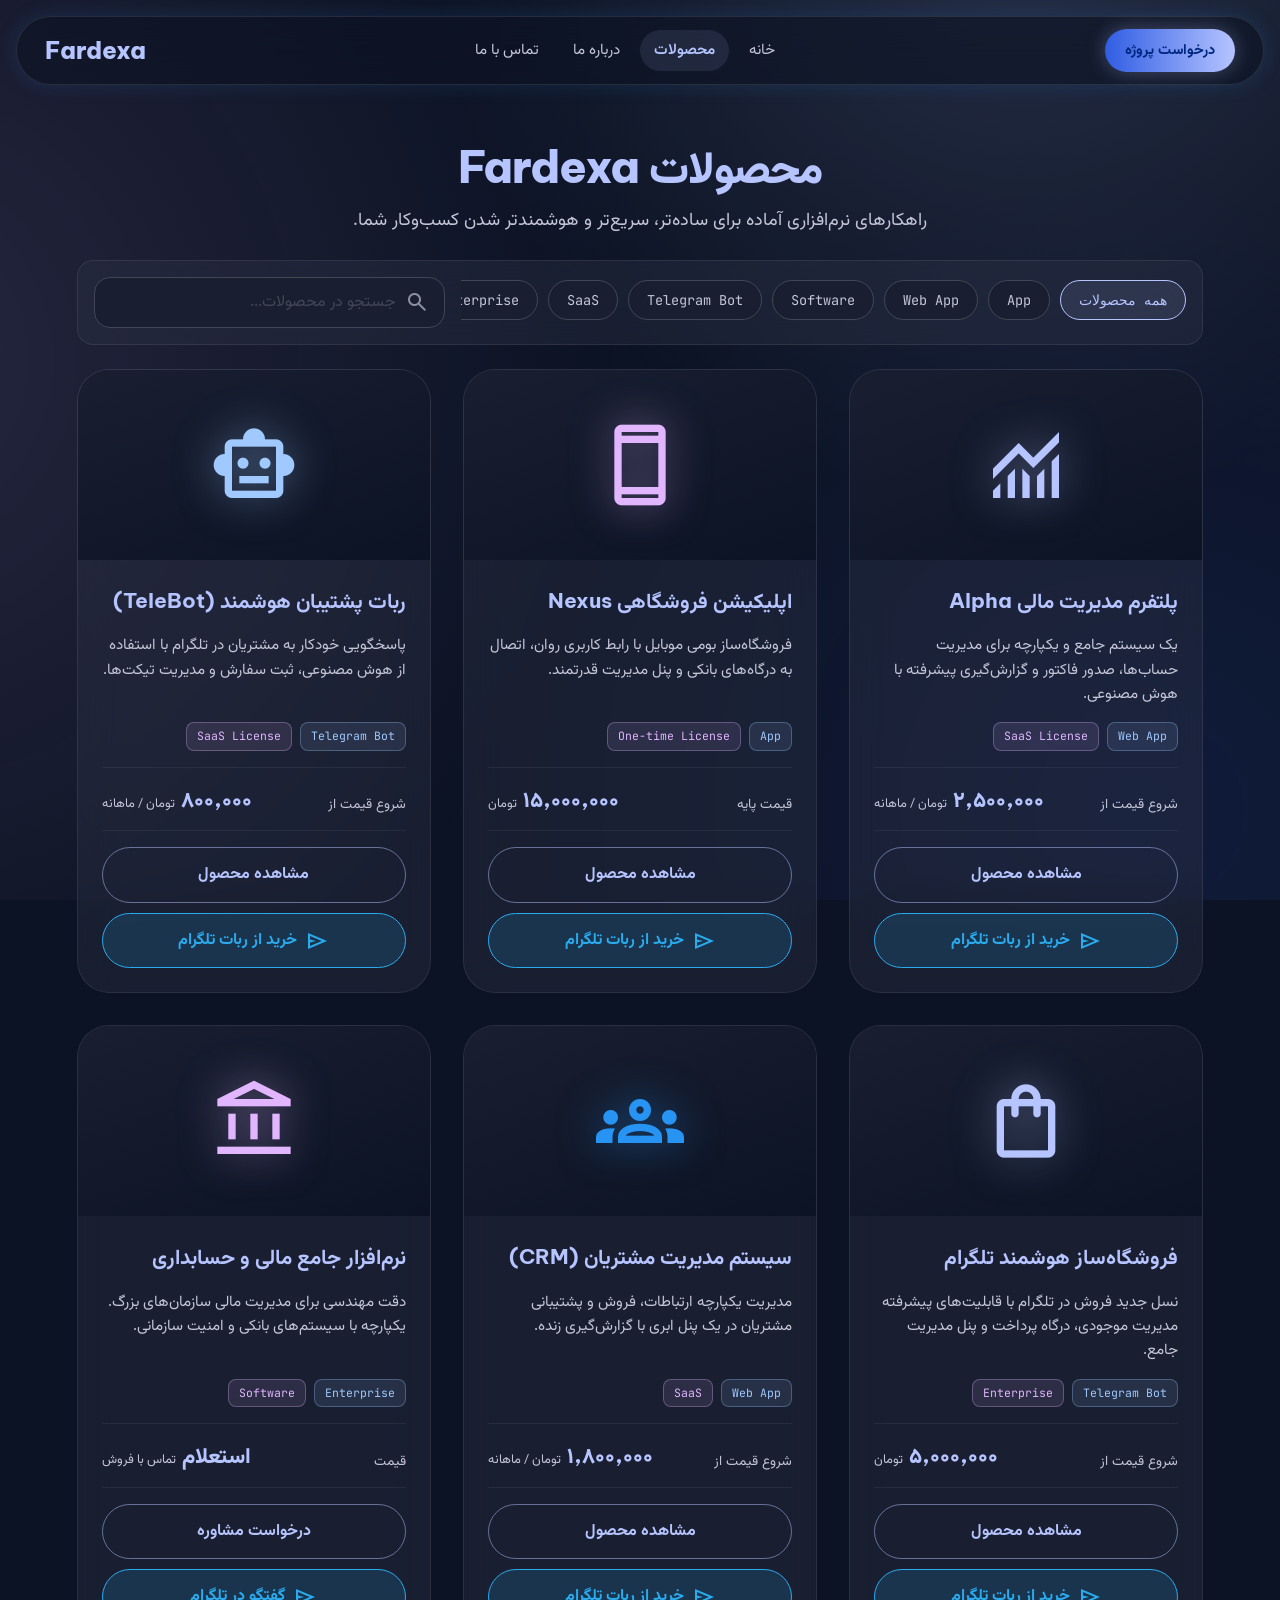
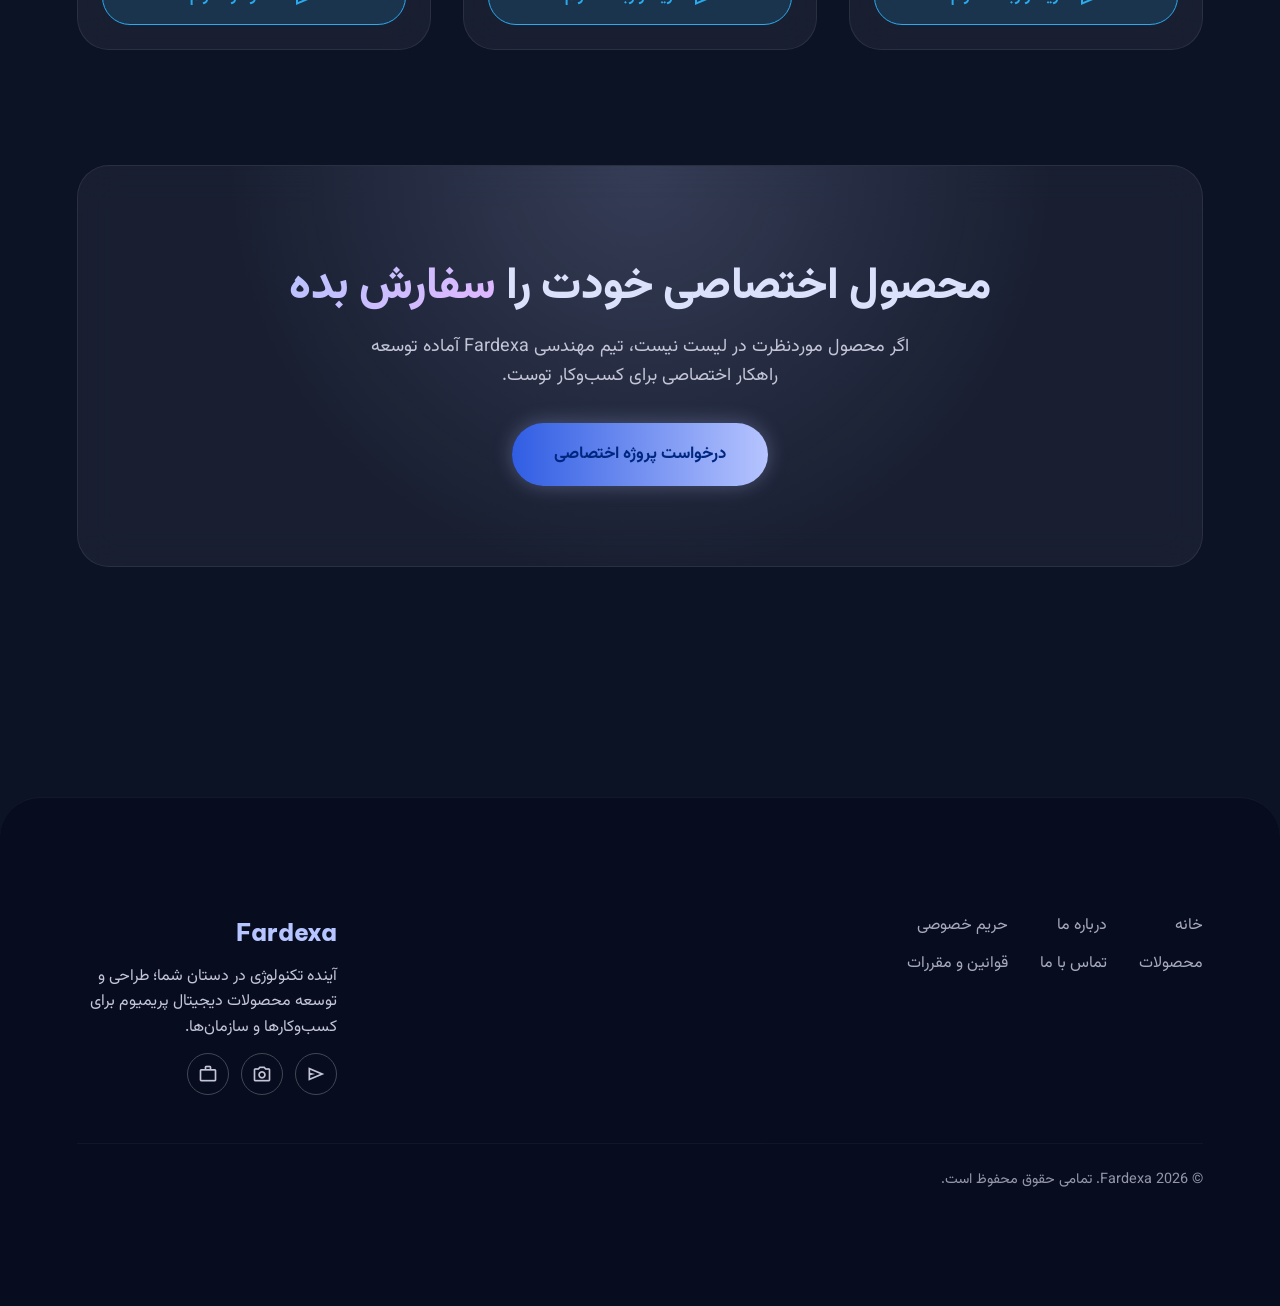
<file: products.html>
<!DOCTYPE html>
<html lang="fa" dir="rtl">
<head>
<meta charset="UTF-8" />
<meta name="viewport" content="width=device-width, initial-scale=1.0" />
<title>محصولات | Fardexa</title>
<meta name="description" content="راهکارهای نرم‌افزاری آماده Fardexa؛ اپلیکیشن، Web App، ربات‌های تلگرام و نرم‌افزارهای سازمانی برای کسب‌وکار شما." />
<link rel="icon" href="assets/img/favicon.svg" type="image/svg+xml" />
<link rel="stylesheet" href="assets/css/style.css" />
</head>
<body>
<div class="aurora-bg" aria-hidden="true"></div>

<!-- ============ Header ============ -->
<header class="site-header">
  <div class="nav-row">
    <a href="index.html" class="brand">Fardexa</a>
    <nav class="nav-links" aria-label="ناوبری اصلی">
      <a href="index.html">خانه</a>
      <a href="products.html" class="active">محصولات</a>
      <a href="about.html">درباره ما</a>
      <a href="contact.html">تماس با ما</a>
    </nav>
    <div style="display:flex; align-items:center; gap:10px;">
      <a href="contact.html" class="btn btn-primary nav-cta btn-sm">درخواست پروژه</a>
      <button class="nav-toggle" aria-label="باز کردن منو" aria-expanded="false" aria-controls="mobileMenu">
        <span class="material-symbols-outlined">menu</span>
      </button>
    </div>
  </div>
</header>
<nav class="mobile-menu" id="mobileMenu" aria-label="منوی موبایل">
  <a href="index.html">خانه</a>
  <a href="products.html" class="active">محصولات</a>
  <a href="about.html">درباره ما</a>
  <a href="contact.html">تماس با ما</a>
  <a href="contact.html" class="btn btn-primary btn-block">درخواست پروژه اختصاصی</a>
</nav>

<main class="container" style="padding-top:calc(96px + var(--section-gap) * .4);">
  <!-- ============ Hero ============ -->
  <section class="text-center reveal" style="margin-bottom:var(--gutter);">
    <h1 class="hero-title" style="font-size:var(--fs-headline-xl); color:var(--c-primary);">محصولات Fardexa</h1>
    <p class="muted" style="font-size:var(--fs-body-lg); max-width:40em; margin-inline:auto; margin-top:16px;">
      راهکارهای نرم‌افزاری آماده برای ساده‌تر، سریع‌تر و هوشمندتر شدن کسب‌وکار شما.
    </p>
  </section>

  <!-- ============ Search + filters ============ -->
  <section class="filter-bar glass card reveal" data-product-filters>
    <div class="search-field">
      <span class="material-symbols-outlined">search</span>
      <input type="search" placeholder="جستجو در محصولات..." aria-label="جستجو در محصولات" />
    </div>
    <div class="filter-chips">
      <button class="filter-chip active" data-filter="all">همه محصولات</button>
      <button class="filter-chip" data-filter="app">App</button>
      <button class="filter-chip" data-filter="webapp">Web App</button>
      <button class="filter-chip" data-filter="software">Software</button>
      <button class="filter-chip" data-filter="bot">Telegram Bot</button>
      <button class="filter-chip" data-filter="saas">SaaS</button>
      <button class="filter-chip" data-filter="enterprise">Enterprise</button>
    </div>
  </section>

  <!-- ============ Product grid ============ -->
  <section class="product-grid">

    <!-- 1 -->
    <article class="product-card glass card reveal" data-product data-category="webapp" data-title="پلتفرم مدیریت مالی Alpha">
      <div class="product-media">
        <span class="material-symbols-outlined" style="font-size:88px; color:var(--c-primary); text-shadow:0 0 40px rgba(182,196,255,.5);">monitoring</span>
      </div>
      <div class="product-body">
        <h3 class="product-title">پلتفرم مدیریت مالی Alpha</h3>
        <p class="product-desc">یک سیستم جامع و یکپارچه برای مدیریت حساب‌ها، صدور فاکتور و گزارش‌گیری پیشرفته با هوش مصنوعی.</p>
        <div class="product-tags">
          <span class="tag tag-secondary">Web App</span>
          <span class="tag tag-tertiary">SaaS License</span>
        </div>
        <div class="price-row">
          <span class="label">شروع قیمت از</span>
          <span class="price"><strong>۲,۵۰۰,۰۰۰</strong><span>تومان / ماهانه</span></span>
        </div>
        <div class="product-actions">
          <a href="contact.html" class="btn btn-outline">مشاهده محصول</a>
          <a href="https://t.me/FardexaBot" target="_blank" rel="noopener" class="btn btn-telegram">
            <span class="material-symbols-outlined">send</span> خرید از ربات تلگرام
          </a>
        </div>
      </div>
    </article>

    <!-- 2 -->
    <article class="product-card glass card reveal" data-product data-category="app" data-title="اپلیکیشن فروشگاهی Nexus">
      <div class="product-media">
        <span class="material-symbols-outlined" style="font-size:88px; color:var(--c-tertiary); text-shadow:0 0 40px rgba(225,182,255,.5);">smartphone</span>
      </div>
      <div class="product-body">
        <h3 class="product-title">اپلیکیشن فروشگاهی Nexus</h3>
        <p class="product-desc">فروشگاه‌ساز بومی موبایل با رابط کاربری روان، اتصال به درگاه‌های بانکی و پنل مدیریت قدرتمند.</p>
        <div class="product-tags">
          <span class="tag tag-secondary">App</span>
          <span class="tag tag-tertiary">One-time License</span>
        </div>
        <div class="price-row">
          <span class="label">قیمت پایه</span>
          <span class="price"><strong>۱۵,۰۰۰,۰۰۰</strong><span>تومان</span></span>
        </div>
        <div class="product-actions">
          <a href="contact.html" class="btn btn-outline">مشاهده محصول</a>
          <a href="https://t.me/FardexaBot" target="_blank" rel="noopener" class="btn btn-telegram">
            <span class="material-symbols-outlined">send</span> خرید از ربات تلگرام
          </a>
        </div>
      </div>
    </article>

    <!-- 3 -->
    <article class="product-card glass card reveal" data-product data-category="bot" data-title="ربات پشتیبان هوشمند TeleBot">
      <div class="product-media">
        <span class="material-symbols-outlined" style="font-size:88px; color:var(--c-secondary); text-shadow:0 0 40px rgba(160,201,255,.5);">smart_toy</span>
      </div>
      <div class="product-body">
        <h3 class="product-title">ربات پشتیبان هوشمند (TeleBot)</h3>
        <p class="product-desc">پاسخگویی خودکار به مشتریان در تلگرام با استفاده از هوش مصنوعی، ثبت سفارش و مدیریت تیکت‌ها.</p>
        <div class="product-tags">
          <span class="tag tag-secondary">Telegram Bot</span>
          <span class="tag tag-tertiary">SaaS License</span>
        </div>
        <div class="price-row">
          <span class="label">شروع قیمت از</span>
          <span class="price"><strong>۸۰۰,۰۰۰</strong><span>تومان / ماهانه</span></span>
        </div>
        <div class="product-actions">
          <a href="contact.html" class="btn btn-outline">مشاهده محصول</a>
          <a href="https://t.me/FardexaBot" target="_blank" rel="noopener" class="btn btn-telegram">
            <span class="material-symbols-outlined">send</span> خرید از ربات تلگرام
          </a>
        </div>
      </div>
    </article>

    <!-- 4 -->
    <article class="product-card glass card reveal" data-product data-category="bot" data-title="فروشگاه‌ساز هوشمند تلگرام">
      <div class="product-media">
        <span class="material-symbols-outlined" style="font-size:88px; color:var(--c-primary); text-shadow:0 0 40px rgba(182,196,255,.5);">shopping_bag</span>
      </div>
      <div class="product-body">
        <h3 class="product-title">فروشگاه‌ساز هوشمند تلگرام</h3>
        <p class="product-desc">نسل جدید فروش در تلگرام با قابلیت‌های پیشرفته مدیریت موجودی، درگاه پرداخت و پنل مدیریت جامع.</p>
        <div class="product-tags">
          <span class="tag tag-secondary">Telegram Bot</span>
          <span class="tag tag-tertiary">Enterprise</span>
        </div>
        <div class="price-row">
          <span class="label">شروع قیمت از</span>
          <span class="price"><strong>۵,۰۰۰,۰۰۰</strong><span>تومان</span></span>
        </div>
        <div class="product-actions">
          <a href="contact.html" class="btn btn-outline">مشاهده محصول</a>
          <a href="https://t.me/FardexaBot" target="_blank" rel="noopener" class="btn btn-telegram">
            <span class="material-symbols-outlined">send</span> خرید از ربات تلگرام
          </a>
        </div>
      </div>
    </article>

    <!-- 5 -->
    <article class="product-card glass card reveal" data-product data-category="saas" data-title="سیستم مدیریت مشتریان CRM">
      <div class="product-media">
        <span class="material-symbols-outlined" style="font-size:88px; color:var(--c-secondary-container); text-shadow:0 0 40px rgba(39,148,244,.5);">groups</span>
      </div>
      <div class="product-body">
        <h3 class="product-title">سیستم مدیریت مشتریان (CRM)</h3>
        <p class="product-desc">مدیریت یکپارچه ارتباطات، فروش و پشتیبانی مشتریان در یک پنل ابری با گزارش‌گیری زنده.</p>
        <div class="product-tags">
          <span class="tag tag-secondary">Web App</span>
          <span class="tag tag-tertiary">SaaS</span>
        </div>
        <div class="price-row">
          <span class="label">شروع قیمت از</span>
          <span class="price"><strong>۱,۸۰۰,۰۰۰</strong><span>تومان / ماهانه</span></span>
        </div>
        <div class="product-actions">
          <a href="contact.html" class="btn btn-outline">مشاهده محصول</a>
          <a href="https://t.me/FardexaBot" target="_blank" rel="noopener" class="btn btn-telegram">
            <span class="material-symbols-outlined">send</span> خرید از ربات تلگرام
          </a>
        </div>
      </div>
    </article>

    <!-- 6 -->
    <article class="product-card glass card reveal" data-product data-category="enterprise" data-title="نرم‌افزار جامع مالی و حسابداری">
      <div class="product-media">
        <span class="material-symbols-outlined" style="font-size:88px; color:var(--c-tertiary); text-shadow:0 0 40px rgba(225,182,255,.5);">account_balance</span>
      </div>
      <div class="product-body">
        <h3 class="product-title">نرم‌افزار جامع مالی و حسابداری</h3>
        <p class="product-desc">دقت مهندسی برای مدیریت مالی سازمان‌های بزرگ. یکپارچه با سیستم‌های بانکی و امنیت سازمانی.</p>
        <div class="product-tags">
          <span class="tag tag-secondary">Enterprise</span>
          <span class="tag tag-tertiary">Software</span>
        </div>
        <div class="price-row">
          <span class="label">قیمت</span>
          <span class="price"><strong>استعلام</strong><span>تماس با فروش</span></span>
        </div>
        <div class="product-actions">
          <a href="contact.html" class="btn btn-outline">درخواست مشاوره</a>
          <a href="https://t.me/FardexaBot" target="_blank" rel="noopener" class="btn btn-telegram">
            <span class="material-symbols-outlined">send</span> گفتگو در تلگرام
          </a>
        </div>
      </div>
    </article>

  </section>

  <p class="no-results">محصولی با این مشخصات پیدا نشد. لطفاً فیلتر یا عبارت جستجو را تغییر دهید.</p>

  <!-- ============ CTA ============ -->
  <section class="section-lg">
    <div class="cta-band glass reveal">
      <h2>محصول اختصاصی خودت را <span class="text-gradient">سفارش بده</span></h2>
      <p>اگر محصول موردنظرت در لیست نیست، تیم مهندسی Fardexa آماده توسعه راهکار اختصاصی برای کسب‌وکار توست.</p>
      <a href="contact.html" class="btn btn-primary" style="padding:18px 42px; font-size:1.05rem;">درخواست پروژه اختصاصی</a>
    </div>
  </section>
</main>

<!-- ============ Footer ============ -->
<footer class="site-footer">
  <div class="container">
    <div class="footer-grid">
      <div class="footer-brand reveal">
        <div class="brand">Fardexa</div>
        <p>آینده تکنولوژی در دستان شما؛ طراحی و توسعه محصولات دیجیتال پریمیوم برای کسب‌وکارها و سازمان‌ها.</p>
        <div class="social-row">
          <a class="social-btn" href="https://t.me/FardexaBot" target="_blank" rel="noopener" aria-label="تلگرام Fardexa"><span class="material-symbols-outlined" style="font-size:20px">send</span></a>
          <a class="social-btn" href="#" aria-label="اینستاگرام Fardexa"><span class="material-symbols-outlined" style="font-size:20px">photo_camera</span></a>
          <a class="social-btn" href="#" aria-label="لینکدین Fardexa"><span class="material-symbols-outlined" style="font-size:20px">work</span></a>
        </div>
      </div>
      <div class="footer-links reveal">
        <div class="footer-col">
          <a href="index.html">خانه</a>
          <a href="products.html">محصولات</a>
        </div>
        <div class="footer-col">
          <a href="about.html">درباره ما</a>
          <a href="contact.html">تماس با ما</a>
        </div>
        <div class="footer-col">
          <a href="contact.html">حریم خصوصی</a>
          <a href="contact.html">قوانین و مقررات</a>
        </div>
      </div>
    </div>
    <div class="footer-bottom">© <span class="js-year"></span> Fardexa. تمامی حقوق محفوظ است.</div>
  </div>
</footer>

<script src="assets/js/main.js"></script>
</body>
</html>
</file>
<file: assets/css/style.css>
/* =========================================================================
   Fardexa — Design System (vanilla CSS, no build step)
   Ported 1:1 from the Stitch DESIGN.md tokens (Futuristic Premium Tech /
   Glassmorphism, RTL-first, dark-only).
   ========================================================================= */

@import url('https://fonts.googleapis.com/css2?family=Vazirmatn:wght@400;500;600;700;800&family=Be+Vietnam+Pro:wght@700;800&family=JetBrains+Mono:wght@500&display=swap');
@import url('https://fonts.googleapis.com/css2?family=Material+Symbols+Outlined:wght,FILL@100..700,0..1&display=swap');

:root{
  /* --- Color tokens (from DESIGN.md) --- */
  --c-bg:#0c1324;
  --c-surface:#0c1324;
  --c-surface-lowest:#070d1f;
  --c-surface-low:#151b2d;
  --c-surface-container:#191f31;
  --c-surface-high:#23293c;
  --c-surface-highest:#2e3447;
  --c-surface-bright:#33394c;
  --c-on-surface:#dce1fb;
  --c-on-surface-variant:#c4c5d7;
  --c-outline:#8e90a0;
  --c-outline-variant:#434654;

  --c-primary:#b6c4ff;
  --c-on-primary:#002780;
  --c-primary-container:#305de3;
  --c-on-primary-container:#e5e8ff;
  --c-primary-fixed-dim:#b6c4ff;

  --c-secondary:#a0c9ff;
  --c-on-secondary:#00325a;
  --c-secondary-container:#2794f4;

  --c-tertiary:#e1b6ff;
  --c-on-tertiary:#4c007b;
  --c-tertiary-container:#8e44c6;

  --c-error:#ffb4ab;
  --c-telegram:#2aabee;

  /* --- Typography --- */
  --font-body:'Vazirmatn', 'Segoe UI', Tahoma, sans-serif;
  --font-head:'Be Vietnam Pro', 'Vazirmatn', 'Segoe UI', sans-serif;
  --font-mono:'JetBrains Mono', 'Consolas', monospace;

  --fs-display: clamp(2.25rem, 1.4rem + 3.6vw, 4.5rem);   /* 72px desktop */
  --fs-headline-xl: clamp(1.75rem, 1.35rem + 1.8vw, 3rem); /* 48px */
  --fs-headline-lg: clamp(1.375rem, 1.2rem + 0.8vw, 2rem); /* 32px */
  --fs-body-lg: 1.125rem;   /* 18px */
  --fs-body-md: 1rem;       /* 16px */
  --fs-label-mono: 0.875rem;/* 14px */

  /* --- Spacing / shape --- */
  --unit: 8px;
  --container-max: 1280px;
  --gutter: 24px;
  --margin-x: clamp(20px, 6vw, 80px);
  --section-gap: clamp(56px, 9vw, 120px);

  --r-sm: 0.25rem;
  --r: 0.5rem;
  --r-md: 0.75rem;
  --r-lg: 1rem;
  --r-xl: 1.5rem;
  --r-2xl: 2rem;
  --r-full: 9999px;

  color-scheme: dark;
}

/* =========================================================================
   Reset
   ========================================================================= */
*, *::before, *::after{ box-sizing:border-box; }
html{ scroll-behavior:smooth; }
body{
  margin:0;
  background-color:var(--c-bg);
  color:var(--c-on-surface);
  font-family:var(--font-body);
  font-size:var(--fs-body-md);
  line-height:1.6;
  overflow-x:hidden;
  -webkit-font-smoothing:antialiased;
  text-rendering:optimizeLegibility;
}
img{ max-width:100%; display:block; }
button, input, textarea, select{ font-family:inherit; font-size:inherit; color:inherit; }
button{ cursor:pointer; background:none; border:none; }
a{ color:inherit; text-decoration:none; }
ul{ list-style:none; margin:0; padding:0; }
h1,h2,h3,h4,p{ margin:0; }
::selection{ background:rgba(182,196,255,.3); color:var(--c-primary); }

::-webkit-scrollbar{ width:10px; height:6px; }
::-webkit-scrollbar-track{ background:var(--c-surface-container); }
::-webkit-scrollbar-thumb{ background:var(--c-outline-variant); border-radius:4px; }

.material-symbols-outlined{
  font-variation-settings: 'FILL' 0, 'wght' 400, 'GRAD' 0, 'opsz' 24;
  line-height:1;
  user-select:none;
}

/* =========================================================================
   Layout helpers
   ========================================================================= */
.container{
  width:100%;
  max-width: calc(var(--container-max) + (var(--margin-x) * 2));
  margin-inline:auto;
  padding-inline: var(--margin-x);
}
.section{ padding-block: calc(var(--section-gap) / 2); }
.section-lg{ padding-block: var(--section-gap); }

.section-head{ text-align:center; margin-bottom: calc(var(--gutter) * 2); }
.section-head.align-start{ text-align:right; }
.section-eyebrow{
  display:inline-block; font-family:var(--font-mono); font-size:var(--fs-label-mono);
  letter-spacing:.05em; color:var(--c-secondary); padding:6px 14px; margin-bottom:16px;
  border:1px solid rgba(160,201,255,.3); border-radius:var(--r); background:rgba(160,201,255,.05);
}
.section-title{ font-family:var(--font-head); font-weight:800; font-size:var(--fs-headline-xl); line-height:1.25; color:var(--c-on-surface); }
.section-subtitle{ font-size:var(--fs-body-lg); color:var(--c-on-surface-variant); margin-top:14px; max-width:640px; }
.section-head.centered .section-subtitle{ margin-inline:auto; }

/* =========================================================================
   Typography helpers
   ========================================================================= */
.text-gradient{
  background:linear-gradient(135deg, #b6c4ff 0%, #e1b6ff 100%);
  -webkit-background-clip:text; background-clip:text; -webkit-text-fill-color:transparent; color:transparent;
}
.font-mono{ font-family:var(--font-mono); }
.muted{ color:var(--c-on-surface-variant); }

/* =========================================================================
   Aurora / atmosphere background
   ========================================================================= */
.aurora-bg{
  position:fixed; inset:0; z-index:-1; pointer-events:none;
  background:
    radial-gradient(circle at 80% -10%, rgba(182,196,255,.16), transparent 42%),
    radial-gradient(circle at -10% 40%, rgba(225,182,255,.12), transparent 50%),
    radial-gradient(circle at 90% 90%, rgba(48,93,227,.12), transparent 45%);
}

/* =========================================================================
   Glass surfaces
   ========================================================================= */
.glass{
  background:rgba(46,52,71,.4);
  backdrop-filter:blur(20px);
  -webkit-backdrop-filter:blur(20px);
  border:1px solid rgba(255,255,255,.08);
}
.glass-strong{
  background:rgba(25,31,49,.55);
  backdrop-filter:blur(24px);
  -webkit-backdrop-filter:blur(24px);
  border:1px solid rgba(255,255,255,.08);
}
.card{ border-radius:var(--r-xl); }

.glow-primary{ box-shadow:0 0 20px rgba(182,196,255,.3), 0 0 40px rgba(182,196,255,.1); }
.glow-btn{ box-shadow:0 0 20px rgba(48,93,227,.4); transition:box-shadow .3s ease, transform .3s ease; }
.glow-btn:hover{ box-shadow:0 0 32px rgba(48,93,227,.6); transform:translateY(-2px); }
.glow-text{ text-shadow:0 0 20px rgba(182,196,255,.35); }

/* =========================================================================
   Buttons
   ========================================================================= */
.btn{
  display:inline-flex; align-items:center; justify-content:center; gap:8px;
  padding:14px 28px; border-radius:var(--r-full);
  font-weight:700; font-size:var(--fs-body-md); white-space:nowrap;
  transition:transform .25s ease, box-shadow .25s ease, background-color .25s ease, opacity .25s ease, border-color .25s ease;
}
.btn:active{ transform:scale(.96); }
.btn-sm{ padding:10px 20px; font-size:.9rem; }
.btn-block{ width:100%; }

.btn-primary{
  background:linear-gradient(90deg, var(--c-primary-container), var(--c-primary));
  color:var(--c-on-primary);
  box-shadow:0 0 20px rgba(182,196,255,.3);
}
.btn-primary:hover{ transform:translateY(-2px) scale(1.02); box-shadow:0 0 30px rgba(182,196,255,.5); }

.btn-ghost{
  background:rgba(46,52,71,.4);
  backdrop-filter:blur(20px);
  border:1px solid rgba(255,255,255,.1);
  color:var(--c-primary);
}
.btn-ghost:hover{ background:rgba(255,255,255,.08); }

.btn-outline{
  background:transparent; border:1px solid rgba(182,196,255,.5); color:var(--c-primary);
}
.btn-outline:hover{ background:rgba(182,196,255,.1); }

.btn-surface{ background:var(--c-surface-bright); color:var(--c-primary); }
.btn-surface:hover{ background:rgba(255,255,255,.1); }

.btn-telegram{
  background:rgba(42,171,238,.15); border:1px solid var(--c-telegram); color:var(--c-telegram);
}
.btn-telegram:hover{ background:rgba(42,171,238,.28); }

.btn-text{ color:var(--c-tertiary); padding:0; gap:6px; }
.btn-text .material-symbols-outlined{ transition:transform .25s ease; }
.btn-text:hover .material-symbols-outlined{ transform:translateX(-4px); }
.btn-text:hover{ opacity:.85; }

.chip{
  display:inline-flex; align-items:center; gap:6px;
  font-family:var(--font-mono); font-size:var(--fs-label-mono);
  padding:6px 14px; border-radius:var(--r-full);
  background:rgba(182,196,255,.06); border:1px solid rgba(182,196,255,.25); color:var(--c-primary);
}

/* =========================================================================
   Header / Nav
   ========================================================================= */
.site-header{
  position:fixed; top:16px; left:16px; right:16px; z-index:100;
  border-radius:var(--r-full);
  background:rgba(12,19,36,.6);
  backdrop-filter:blur(20px); -webkit-backdrop-filter:blur(20px);
  border:1px solid rgba(255,255,255,.1);
  box-shadow:0 0 20px rgba(39,148,244,.15);
  transition:background-color .3s ease, box-shadow .3s ease, top .3s ease;
}
.site-header.is-scrolled{ background:rgba(7,13,31,.85); box-shadow:0 4px 28px rgba(0,0,0,.35); }

.nav-row{
  display:flex; flex-direction:row-reverse; align-items:center; justify-content:space-between;
  max-width:var(--container-max); margin-inline:auto;
  padding:12px 28px;
}
.brand{
  font-family:var(--font-head); font-weight:800; font-size:1.5rem; color:var(--c-primary);
  letter-spacing:-.01em; flex-shrink:0;
}
.brand:hover{ opacity:.9; }

.nav-links{ display:none; align-items:center; gap:6px; }
.nav-links a{
  padding:8px 14px; border-radius:var(--r-full); color:var(--c-on-surface-variant);
  font-size:.95rem; transition:color .25s ease, background-color .25s ease;
}
.nav-links a:hover{ color:var(--c-primary); background:rgba(255,255,255,.05); }
.nav-links a.active{ color:var(--c-primary); background:rgba(182,196,255,.1); font-weight:600; }

.nav-cta{ display:none; }

.nav-toggle{
  display:flex; align-items:center; justify-content:center;
  width:40px; height:40px; border-radius:var(--r-full); color:var(--c-primary);
  background:rgba(255,255,255,.05);
}

@media (min-width: 900px){
  .nav-links{ display:flex; }
  .nav-cta{ display:inline-flex; }
  .nav-toggle{ display:none; }
}

.mobile-menu{
  position:fixed; top:80px; left:16px; right:16px; z-index:99;
  background:rgba(7,13,31,.92); backdrop-filter:blur(20px); -webkit-backdrop-filter:blur(20px);
  border:1px solid rgba(255,255,255,.1); border-radius:var(--r-lg);
  padding:12px; display:flex; flex-direction:column; gap:4px;
  transform-origin:top center; transform:scaleY(0.9) translateY(-8px); opacity:0; visibility:hidden;
  transition:opacity .25s ease, transform .25s ease, visibility .25s;
}
.mobile-menu.is-open{ opacity:1; visibility:visible; transform:scaleY(1) translateY(0); }
.mobile-menu a{
  display:block; padding:14px 16px; border-radius:var(--r); color:var(--c-on-surface-variant); font-size:1rem;
}
.mobile-menu a.active{ color:var(--c-primary); background:rgba(182,196,255,.08); font-weight:600; }
.mobile-menu a:hover{ background:rgba(255,255,255,.05); color:var(--c-primary); }
.mobile-menu .btn{ margin-top:8px; }

@media (min-width:900px){ .mobile-menu{ display:none; } }

/* =========================================================================
   Hero
   ========================================================================= */
.hero{
  padding-top: calc(96px + var(--section-gap) * .5);
  padding-bottom: var(--section-gap);
}
.hero-grid{
  display:grid; grid-template-columns:1fr; gap:48px; align-items:center;
}
@media (min-width:900px){
  .hero-grid{ grid-template-columns:1.1fr 1fr; gap:var(--gutter); }
}
.hero-copy{ display:flex; flex-direction:column; gap:24px; text-align:center; }
@media (min-width:900px){ .hero-copy{ text-align:right; } }
.hero-title{ font-family:var(--font-head); font-weight:800; font-size:var(--fs-display); line-height:1.1; letter-spacing:-.02em; }
.hero-actions{ display:flex; flex-wrap:wrap; gap:16px; margin-top:8px; justify-content:center; }
@media (min-width:900px){ .hero-actions{ justify-content:flex-start; } }

.hero-visual{ position:relative; width:100%; aspect-ratio:1/1; max-width:520px; margin-inline:auto; }

/* =========================================================================
   Orb / node-network decorative SVG art (replaces hotlinked mockups)
   ========================================================================= */
.orb-frame{
  position:relative; width:100%; height:100%; border-radius:var(--r-2xl); overflow:hidden;
  display:flex; align-items:center; justify-content:center;
}
.orb-frame svg{ width:100%; height:100%; }
.float-slow{ animation:float 7s ease-in-out infinite; }
.float-med{ animation:float 5s ease-in-out infinite; }
.spin-slow{ animation:spin 22s linear infinite; transform-origin:center; }
@keyframes float{ 0%,100%{ transform:translateY(0);} 50%{ transform:translateY(-14px);} }
@keyframes spin{ to{ transform:rotate(360deg); } }
@media (prefers-reduced-motion: reduce){
  .float-slow,.float-med,.spin-slow{ animation:none; }
}

/* =========================================================================
   Bento grid (products / feature showcase)
   ========================================================================= */
.bento{ display:grid; grid-template-columns:1fr; gap:var(--gutter); }
@media (min-width:900px){ .bento{ grid-template-columns:repeat(12,1fr); } }
.bento .glass{ padding:32px; position:relative; overflow:hidden; }
@media (min-width:900px){
  .span-8{ grid-column:span 8; }
  .span-4{ grid-column:span 4; }
  .span-6{ grid-column:span 6; }
  .span-12{ grid-column:span 12; }
}

.feature-card{ display:flex; flex-direction:column; justify-content:space-between; gap:24px; min-height:260px; }
.feature-icon{ font-size:2.25rem; color:var(--c-secondary-container); }
.feature-card h3{ font-family:var(--font-head); font-size:1.4rem; font-weight:700; margin-top:12px; }
.feature-card p{ color:var(--c-on-surface-variant); margin-top:12px; max-width:32em; }

/* =========================================================================
   Product cards (products.html)
   ========================================================================= */
.filter-bar{
  display:flex; flex-direction:column; gap:16px; align-items:stretch; justify-content:space-between;
  padding:16px; border-radius:var(--r-lg);
}
@media (min-width:800px){ .filter-bar{ flex-direction:row-reverse; align-items:center; } }

.search-field{ position:relative; width:100%; }
@media (min-width:800px){ .search-field{ width:34%; } }
.search-field .material-symbols-outlined{ position:absolute; right:16px; top:50%; transform:translateY(-50%); color:var(--c-outline); }
.search-field input{
  width:100%; background:var(--c-surface-container); border:1px solid var(--c-outline-variant);
  border-radius:var(--r-lg); padding:12px 48px 12px 16px; color:var(--c-on-surface); outline:none;
  transition:border-color .25s ease, box-shadow .25s ease;
}
.search-field input:focus{ border-color:var(--c-primary); box-shadow:0 0 0 3px rgba(182,196,255,.15); }
.search-field input::placeholder{ color:var(--c-outline-variant); }

.filter-chips{ display:flex; gap:10px; overflow-x:auto; padding-bottom:4px; scrollbar-width:thin; }
.filter-chips::-webkit-scrollbar{ height:4px; }
.filter-chip{
  flex-shrink:0; padding:10px 18px; border-radius:var(--r-full); font-family:var(--font-mono); font-size:.85rem;
  background:var(--c-surface-container); border:1px solid var(--c-outline-variant); color:var(--c-on-surface-variant);
  transition:all .2s ease;
}
.filter-chip:hover{ color:var(--c-primary); border-color:var(--c-primary); }
.filter-chip.active{ background:rgba(182,196,255,.1); border-color:var(--c-primary); color:var(--c-primary); }

.product-grid{ display:grid; grid-template-columns:1fr; gap:32px; margin-top:var(--gutter); }
@media (min-width:680px){ .product-grid{ grid-template-columns:repeat(2,1fr); } }
@media (min-width:1080px){ .product-grid{ grid-template-columns:repeat(3,1fr); } }

.product-card{
  display:flex; flex-direction:column; border-radius:var(--r-2xl); overflow:hidden;
  transition:transform .35s ease, border-color .35s ease;
}
.product-card:hover{ transform:translateY(-6px); border-color:rgba(182,196,255,.35); }
.product-card[hidden]{ display:none; }
.product-media{
  height:190px; position:relative; overflow:hidden;
  background:linear-gradient(160deg, var(--c-surface-container), var(--c-surface));
  display:flex; align-items:center; justify-content:center;
}
.product-media svg{ width:78%; height:78%; transition:transform .5s ease; }
.product-card:hover .product-media svg{ transform:scale(1.06); }
.product-body{ padding:24px; display:flex; flex-direction:column; flex:1; gap:16px; }
.product-title{ font-family:var(--font-head); font-size:1.3rem; font-weight:700; color:var(--c-primary); }
.product-desc{ color:var(--c-on-surface-variant); font-size:.95rem; flex:1; }
.product-tags{ display:flex; flex-wrap:wrap; gap:8px; }
.tag{ font-family:var(--font-mono); font-size:.72rem; padding:4px 10px; border-radius:var(--r); }
.tag-secondary{ background:rgba(160,201,255,.1); border:1px solid rgba(160,201,255,.3); color:var(--c-secondary); }
.tag-tertiary{ background:rgba(225,182,255,.1); border:1px solid rgba(225,182,255,.3); color:var(--c-tertiary); }
.price-row{ display:flex; align-items:flex-end; justify-content:space-between; padding-block:14px; border-top:1px solid rgba(255,255,255,.06); border-bottom:1px solid rgba(255,255,255,.06); }
.price-row .label{ font-size:.85rem; color:var(--c-on-surface-variant); }
.price-row .price{ display:flex; align-items:baseline; gap:6px; color:var(--c-primary); }
.price-row .price strong{ font-family:var(--font-head); font-size:1.35rem; font-weight:800; }
.price-row .price span{ font-size:.8rem; color:var(--c-on-surface-variant); }
.product-actions{ display:flex; flex-direction:column; gap:10px; margin-top:auto; }
.no-results{ text-align:center; padding:64px 16px; color:var(--c-on-surface-variant); display:none; }
.no-results.is-visible{ display:block; }

/* =========================================================================
   Stats
   ========================================================================= */
.stats-grid{ display:grid; grid-template-columns:repeat(2,1fr); gap:var(--gutter); text-align:center; }
@media (min-width:800px){ .stats-grid{ grid-template-columns:repeat(4,1fr); } }
.stat-card{ padding:28px 16px; }
.stat-number{ font-family:var(--font-head); font-weight:800; font-size:clamp(1.75rem,1.4rem + 1.4vw,2.75rem); color:var(--c-primary); }
.stat-label{ margin-top:8px; color:var(--c-on-surface-variant); font-size:.9rem; }

/* =========================================================================
   Values / timeline (about.html)
   ========================================================================= */
.value-grid{ display:grid; grid-template-columns:1fr; gap:var(--gutter); }
@media (min-width:700px){ .value-grid{ grid-template-columns:repeat(3,1fr); } }
.value-card{ padding:32px; text-align:right; }
.value-card .material-symbols-outlined{ font-size:2rem; color:var(--c-tertiary); }
.value-card h3{ font-family:var(--font-head); font-size:1.2rem; margin-top:16px; }
.value-card p{ margin-top:10px; color:var(--c-on-surface-variant); font-size:.95rem; }

.timeline{ display:flex; flex-direction:column; gap:0; border-right:2px solid var(--c-outline-variant); margin-right:10px; }
.timeline-item{ position:relative; padding:0 32px 40px 0; }
.timeline-item:last-child{ padding-bottom:0; }
.timeline-item::before{
  content:''; position:absolute; right:-7px; top:4px; width:12px; height:12px; border-radius:50%;
  background:var(--c-primary); box-shadow:0 0 10px rgba(182,196,255,.6);
}
.timeline-year{ font-family:var(--font-mono); color:var(--c-secondary); font-size:.85rem; }
.timeline-item h3{ font-family:var(--font-head); font-size:1.1rem; margin-top:6px; }
.timeline-item p{ color:var(--c-on-surface-variant); margin-top:6px; font-size:.92rem; }

/* =========================================================================
   CTA band
   ========================================================================= */
.cta-band{
  position:relative; text-align:center; padding:80px 24px; border-radius:var(--r-2xl); overflow:hidden;
}
.cta-band::before{
  content:''; position:absolute; inset:0; z-index:0;
  background:radial-gradient(circle at 50% 0%, rgba(182,196,255,.18), transparent 60%);
}
.cta-band > *{ position:relative; z-index:1; }
.cta-band h2{ font-family:var(--font-head); font-weight:800; font-size:var(--fs-headline-xl); margin-bottom:16px; }
.cta-band p{ color:var(--c-on-surface-variant); max-width:560px; margin-inline:auto; margin-bottom:32px; font-size:var(--fs-body-lg); }

/* =========================================================================
   Forms (contact.html)
   ========================================================================= */
.form-grid{ display:grid; grid-template-columns:1fr; gap:var(--gutter); align-items:start; }
@media (min-width:960px){ .form-grid{ grid-template-columns:1fr 1fr; } }
.form-panel, .info-panel{ padding:32px; }
@media (min-width:640px){ .form-panel, .info-panel{ padding:48px; } }

.field{ display:flex; flex-direction:column; gap:8px; margin-bottom:20px; }
.field label{ font-family:var(--font-mono); font-size:.8rem; color:var(--c-secondary); }
.field input, .field textarea{
  background:rgba(12,19,36,.6); border:1px solid rgba(255,255,255,.1); border-radius:var(--r);
  padding:14px 16px; color:var(--c-on-surface); outline:none; transition:border-color .25s ease, box-shadow .25s ease;
  resize:vertical;
}
.field input:focus, .field textarea:focus{ border-color:var(--c-tertiary); box-shadow:0 0 15px rgba(225,182,255,.2); }
.field-row{ display:grid; grid-template-columns:1fr; gap:20px; }
@media (min-width:560px){ .field-row{ grid-template-columns:1fr 1fr; } }
.form-note{ font-size:.82rem; color:var(--c-on-surface-variant); margin-top:6px; }
.form-status{ margin-top:16px; font-size:.9rem; padding:12px 16px; border-radius:var(--r); display:none; }
.form-status.is-visible{ display:block; }
.form-status.success{ background:rgba(182,196,255,.1); border:1px solid rgba(182,196,255,.4); color:var(--c-primary); }
.form-status.error{ background:rgba(255,180,171,.1); border:1px solid rgba(255,180,171,.4); color:var(--c-error); }

.info-item{ display:flex; align-items:flex-start; gap:16px; }
.info-icon{
  width:48px; height:48px; border-radius:50%; flex-shrink:0;
  display:flex; align-items:center; justify-content:center;
  background:var(--c-surface-container); border:1px solid rgba(255,255,255,.06); color:var(--c-secondary);
}
.info-item h3{ font-family:var(--font-mono); font-size:.85rem; color:var(--c-tertiary); font-weight:500; }
.info-item p{ margin-top:4px; font-size:var(--fs-body-lg); }
.info-item button.copy-btn{ margin-inline-start:8px; color:var(--c-outline); font-size:.75rem; vertical-align:middle; }
.info-item button.copy-btn:hover{ color:var(--c-primary); }

.social-row{ display:flex; gap:12px; margin-top:12px; }
.social-btn{
  width:42px; height:42px; border-radius:50%; border:1px solid var(--c-outline-variant);
  display:flex; align-items:center; justify-content:center; color:var(--c-on-surface-variant);
  transition:all .25s ease;
}
.social-btn:hover{ color:var(--c-primary); border-color:var(--c-primary); transform:translateY(-2px); }

/* =========================================================================
   FAQ accordion
   ========================================================================= */
.faq-grid{ display:grid; grid-template-columns:1fr; gap:var(--gutter); }
@media (min-width:900px){ .faq-grid{ grid-template-columns:1fr 1fr; } }
.faq-category-head{ display:flex; align-items:center; gap:14px; padding-bottom:16px; margin-bottom:16px; border-bottom:1px solid rgba(255,255,255,.06); }
.faq-category-head .material-symbols-outlined{ font-size:1.6rem; }
.faq-category-head h3{ font-family:var(--font-head); font-size:1.15rem; }
.faq-item{ background:rgba(25,31,49,.5); border:1px solid rgba(255,255,255,.06); border-radius:var(--r); margin-bottom:12px; overflow:hidden; }
.faq-item summary{
  display:flex; justify-content:space-between; align-items:center; gap:12px;
  padding:16px; cursor:pointer; font-size:1rem; list-style:none; transition:color .2s ease;
}
.faq-item summary::-webkit-details-marker{ display:none; }
.faq-item summary:hover{ color:var(--c-primary); }
.faq-item summary .material-symbols-outlined{ transition:transform .25s ease; color:var(--c-on-surface-variant); flex-shrink:0; }
.faq-item[open] summary .material-symbols-outlined{ transform:rotate(180deg); }
.faq-item .faq-answer{ padding:0 16px 16px; color:var(--c-on-surface-variant); font-size:.92rem; border-top:1px solid rgba(255,255,255,.05); padding-top:12px; }

/* =========================================================================
   Footer
   ========================================================================= */
.site-footer{
  background:var(--c-surface-lowest); border-top:1px solid rgba(255,255,255,.05);
  border-radius:40px 40px 0 0; margin-top:var(--section-gap); padding-block:var(--section-gap);
}
.footer-grid{ display:flex; flex-direction:column; gap:40px; }
@media (min-width:820px){ .footer-grid{ flex-direction:row-reverse; justify-content:space-between; align-items:flex-start; } }
.footer-brand .brand{ margin-bottom:12px; }
.footer-brand p{ color:var(--c-on-surface-variant); max-width:260px; }
.footer-links{ display:flex; flex-wrap:wrap; gap:32px; }
.footer-col{ display:flex; flex-direction:column; gap:12px; }
.footer-col a{ color:var(--c-on-surface-variant); opacity:.85; transition:all .2s ease; }
.footer-col a:hover{ color:var(--c-tertiary); opacity:1; }
.footer-bottom{
  margin-top:48px; padding-top:24px; border-top:1px solid rgba(255,255,255,.05);
  color:var(--c-on-surface-variant); opacity:.75; font-size:.9rem; text-align:center;
}
@media (min-width:820px){ .footer-bottom{ text-align:right; } }

/* =========================================================================
   Scroll reveal
   ========================================================================= */
.reveal{ opacity:0; transform:translateY(24px); transition:opacity .7s ease, transform .7s ease; }
.reveal.in-view{ opacity:1; transform:translateY(0); }
@media (prefers-reduced-motion: reduce){
  .reveal{ opacity:1; transform:none; transition:none; }
}

/* Utility */
.mt-0{ margin-top:0 !important; }
.text-center{ text-align:center; }
.visually-hidden{ position:absolute; width:1px; height:1px; overflow:hidden; clip:rect(0 0 0 0); white-space:nowrap; }
</file>
